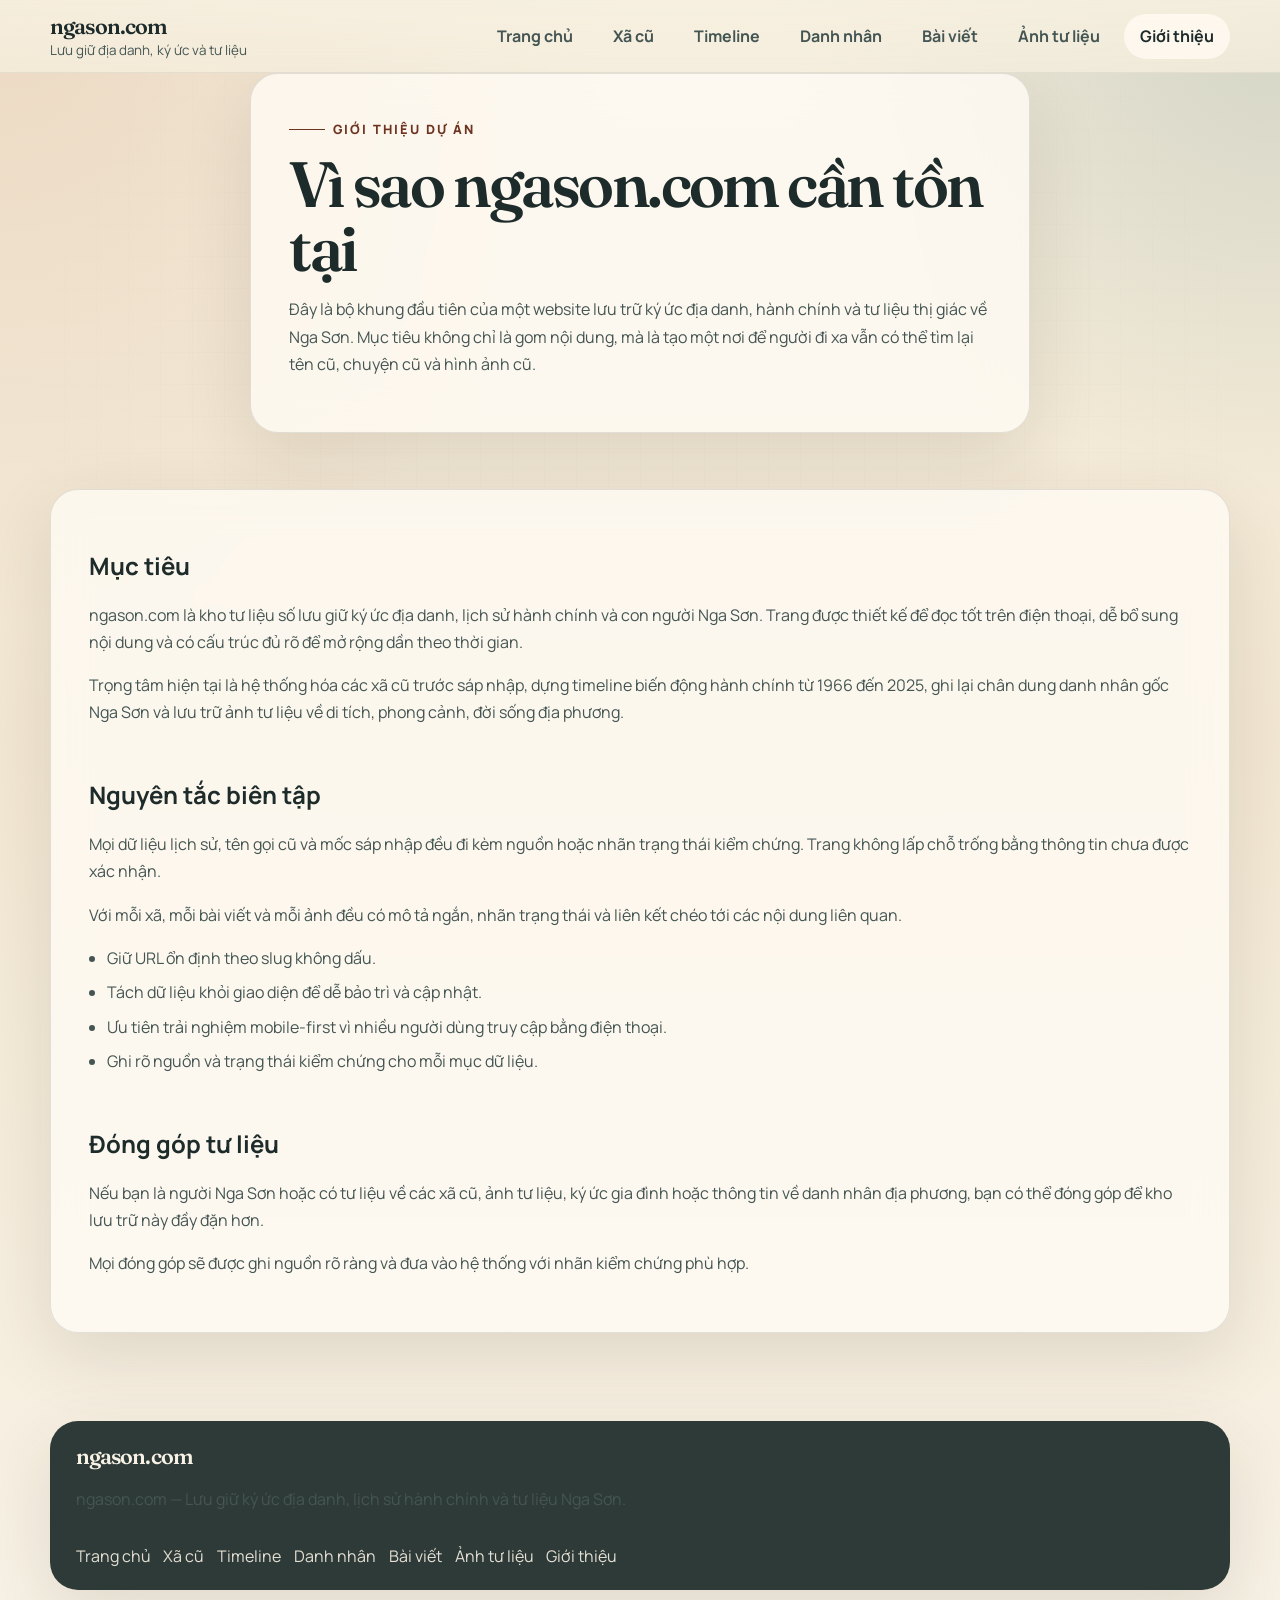
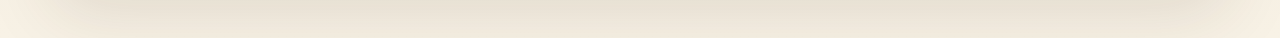
<file: pages/about.html>
<!DOCTYPE html>
<html lang="vi">
<head>
  <meta charset="UTF-8">
  <meta name="viewport" content="width=device-width, initial-scale=1.0">
  <meta name="description" content="Định hướng xây dựng kho tư liệu số cho ký ức địa danh Nga Sơn.">
  <title>Giới thiệu dự án | ngason.com</title>
  <link rel="preconnect" href="https://fonts.googleapis.com">
  <link rel="preconnect" href="https://fonts.gstatic.com" crossorigin>
  <link href="https://fonts.googleapis.com/css2?family=Fraunces:opsz,wght@9..144,400;9..144,500;9..144,700&family=Manrope:wght@400;500;600;700&display=swap" rel="stylesheet">
  <link rel="stylesheet" href="../assets/css/main.css">
  <link rel="stylesheet" href="../assets/css/pages.css">
  <script defer src="../assets/js/data.js"></script>
  <script defer src="../assets/js/renderers.js"></script>
  <script defer src="../assets/js/lightbox.js"></script>
  <script defer src="../assets/js/app.js"></script>
</head>
<body data-page="about">
  <div class="site-shell">
    <header class="site-header" data-site-header></header>
    <main>
      <section class="page-hero reveal">
        <div class="container narrow">
          <p class="eyebrow">Giới thiệu dự án</p>
          <h1>Vì sao ngason.com cần tồn tại</h1>
          <p class="section-intro">Đây là bộ khung đầu tiên của một website lưu trữ ký ức địa danh, hành chính và tư liệu thị giác về Nga Sơn. Mục tiêu không chỉ là gom nội dung, mà là tạo một nơi để người đi xa vẫn có thể tìm lại tên cũ, chuyện cũ và hình ảnh cũ.</p>
        </div>
      </section>
      <section class="section reveal">
        <div class="container prose-panel" data-about-content></div>
      </section>
    </main>
    <footer class="site-footer" data-site-footer></footer>
  </div>
</body>
</html>
</file>
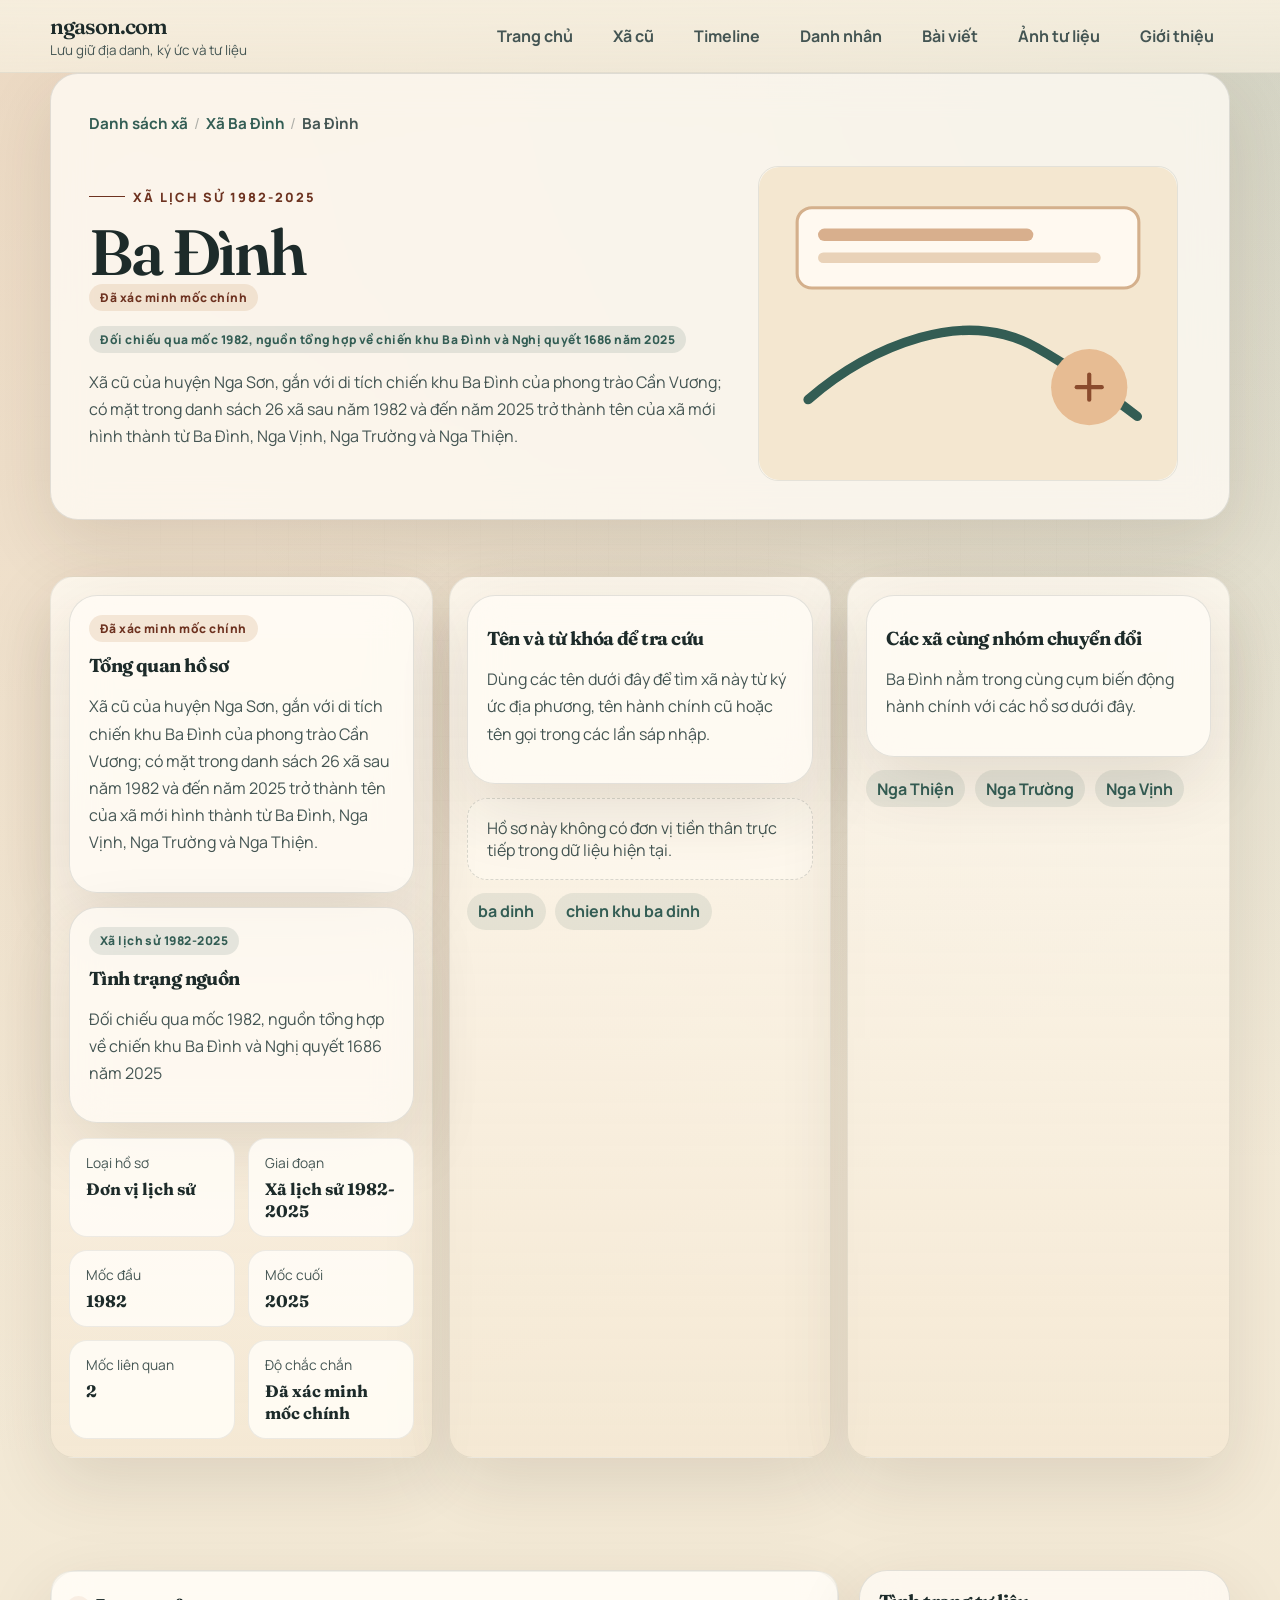
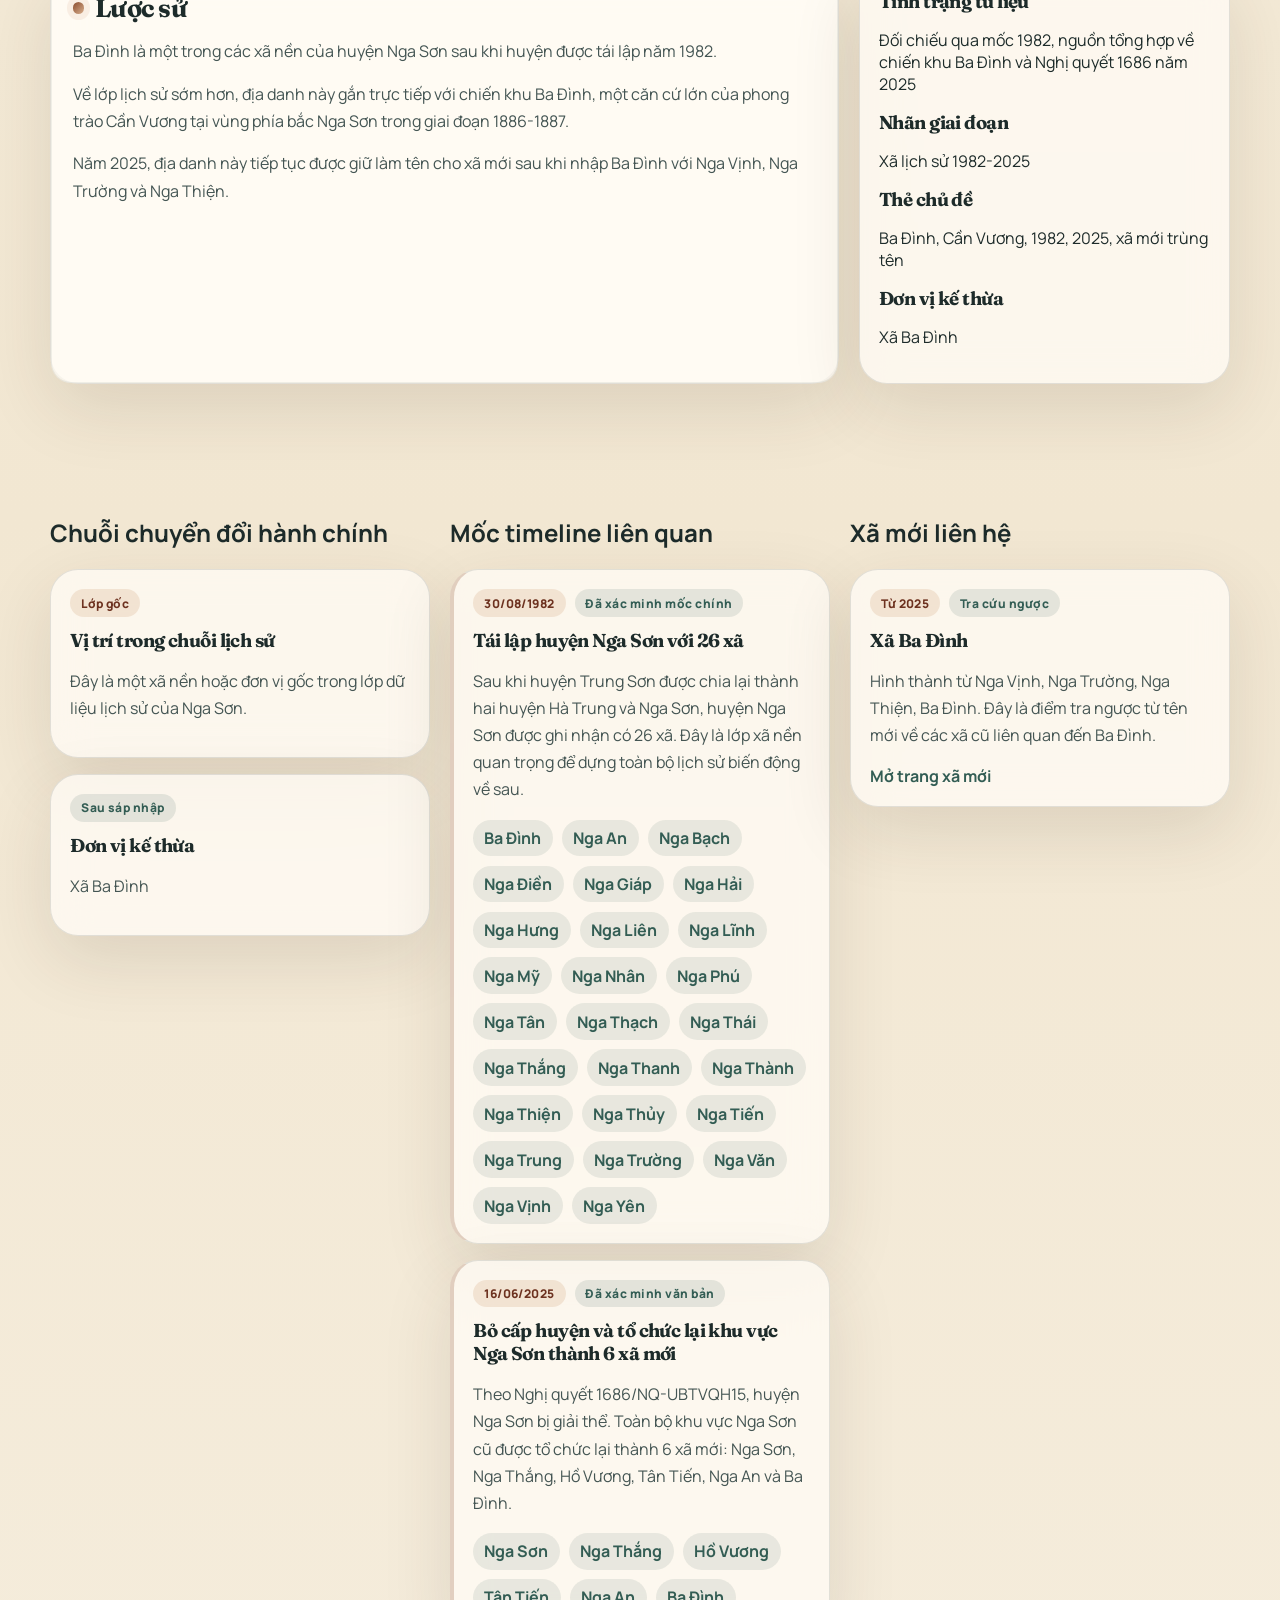
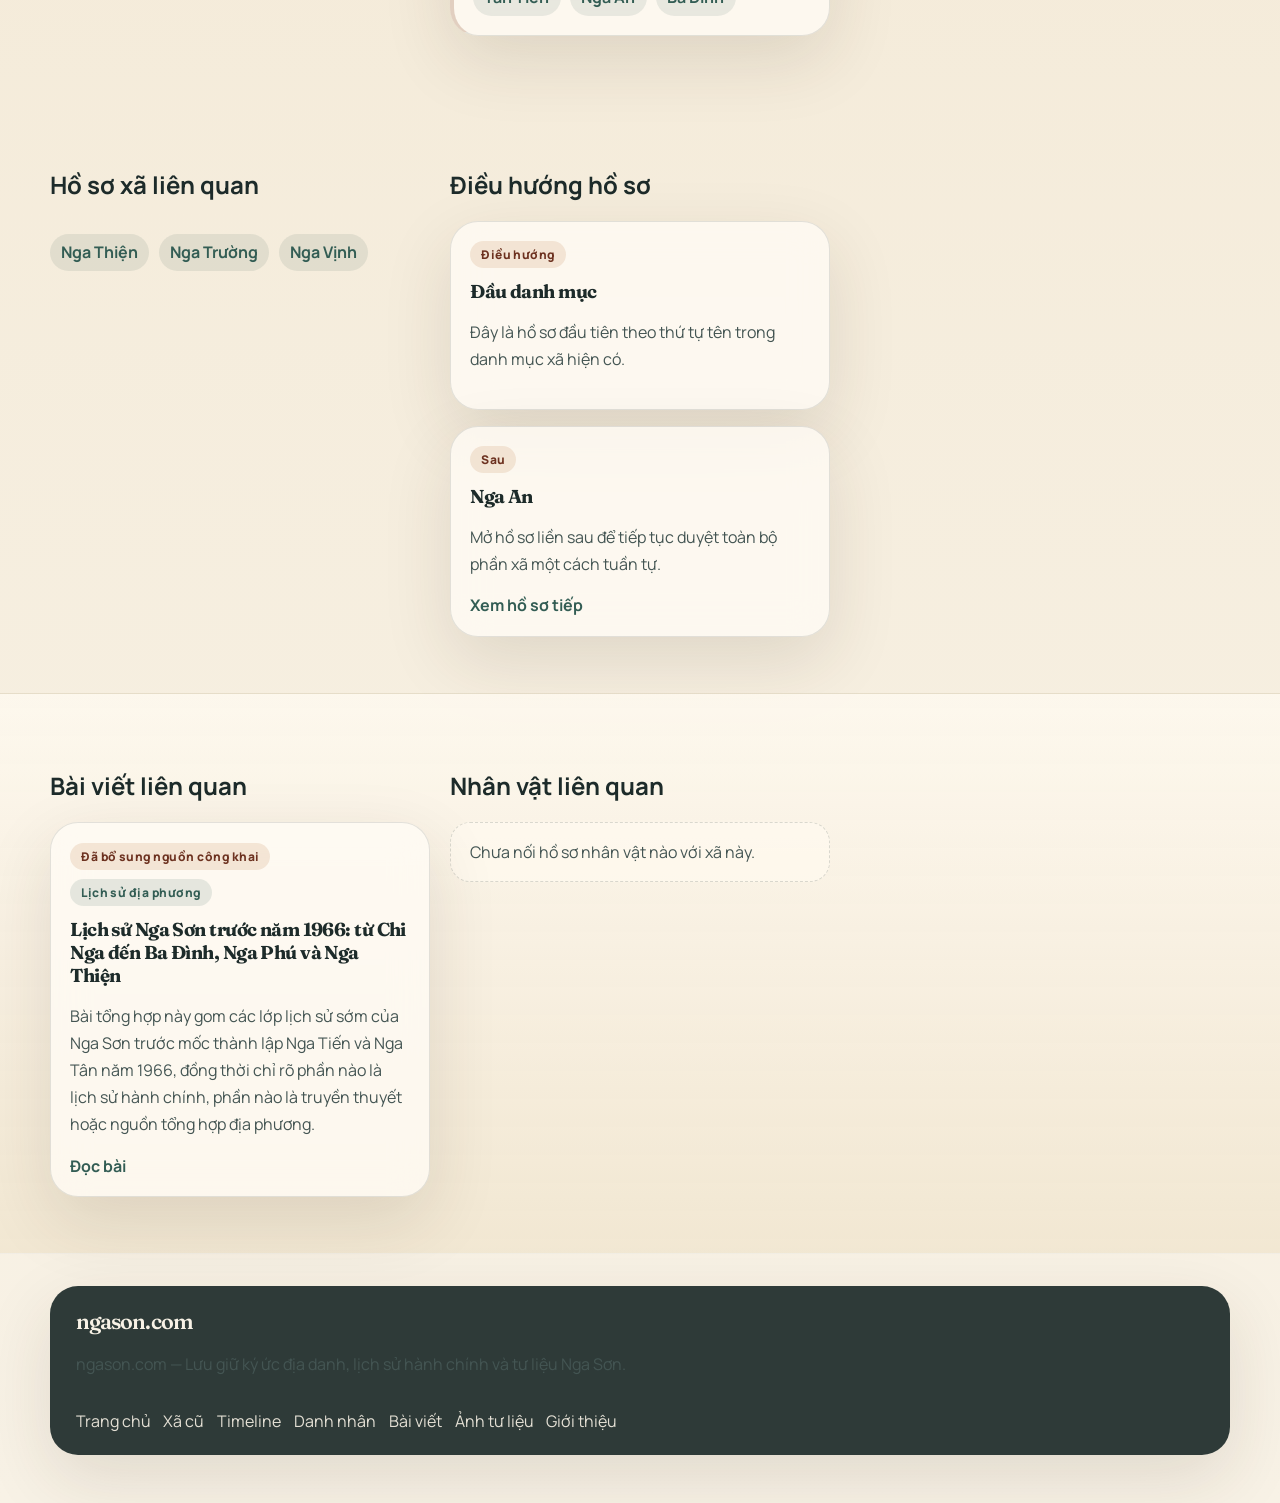
<file: pages/commune.html>
<!DOCTYPE html>
<html lang="vi">
<head>
  <meta charset="UTF-8">
  <meta name="viewport" content="width=device-width, initial-scale=1.0">
  <meta name="description" content="Hồ sơ chi tiết một xã cũ trong kho tư liệu Nga Sơn.">
  <title>Hồ sơ xã cũ | ngason.com</title>
  <link rel="preconnect" href="https://fonts.googleapis.com">
  <link rel="preconnect" href="https://fonts.gstatic.com" crossorigin>
  <link href="https://fonts.googleapis.com/css2?family=Fraunces:opsz,wght@9..144,400;9..144,500;9..144,700&family=Manrope:wght@400;500;600;700&display=swap" rel="stylesheet">
  <link rel="stylesheet" href="../assets/css/main.css">
  <link rel="stylesheet" href="../assets/css/pages.css">
  <script defer src="../assets/js/data.js"></script>
  <script defer src="../assets/js/renderers.js"></script>
  <script defer src="../assets/js/lightbox.js"></script>
  <script defer src="../assets/js/app.js"></script>
</head>
<body data-page="commune">
  <div class="site-shell">
    <header class="site-header" data-site-header></header>
    <main>
      <section class="page-hero reveal">
        <div class="container detail-hero">
          <div data-commune-breadcrumb></div>
          <div data-commune-hero></div>
        </div>
      </section>
      <section class="section reveal">
        <div class="container profile-mosaic">
          <div class="profile-panel" data-commune-profile-cards></div>
          <div class="profile-panel" data-commune-search-terms></div>
          <div class="profile-panel" data-commune-same-cluster></div>
        </div>
      </section>
      <section class="section reveal">
        <div class="container detail-layout">
          <article class="detail-body" data-commune-body></article>
          <aside class="detail-side" data-commune-aside></aside>
        </div>
      </section>
      <section class="section reveal">
        <div class="container related-grid">
          <div>
            <h2>Chuỗi chuyển đổi hành chính</h2>
            <div class="stack-list" data-commune-transition></div>
          </div>
          <div>
            <h2>Mốc timeline liên quan</h2>
            <div class="stack-list" data-commune-timeline></div>
          </div>
          <div>
            <h2>Xã mới liên hệ</h2>
            <div class="stack-list" data-commune-modern-links></div>
          </div>
        </div>
      </section>
      <section class="section reveal">
        <div class="container related-grid commune-deep-grid">
          <div>
            <h2>Hồ sơ xã liên quan</h2>
            <div class="stack-list" data-commune-related-links></div>
          </div>
          <div>
            <h2>Điều hướng hồ sơ</h2>
            <div class="stack-list" data-commune-navigation></div>
          </div>
        </div>
      </section>
      <section class="section section-soft reveal">
        <div class="container related-grid">
          <div>
            <h2>Bài viết liên quan</h2>
            <div class="stack-list" data-commune-posts></div>
          </div>
          <div>
            <h2>Nhân vật liên quan</h2>
            <div class="stack-list" data-commune-people></div>
          </div>
        </div>
      </section>
    </main>
    <footer class="site-footer" data-site-footer></footer>
  </div>
</body>
</html>
</file>
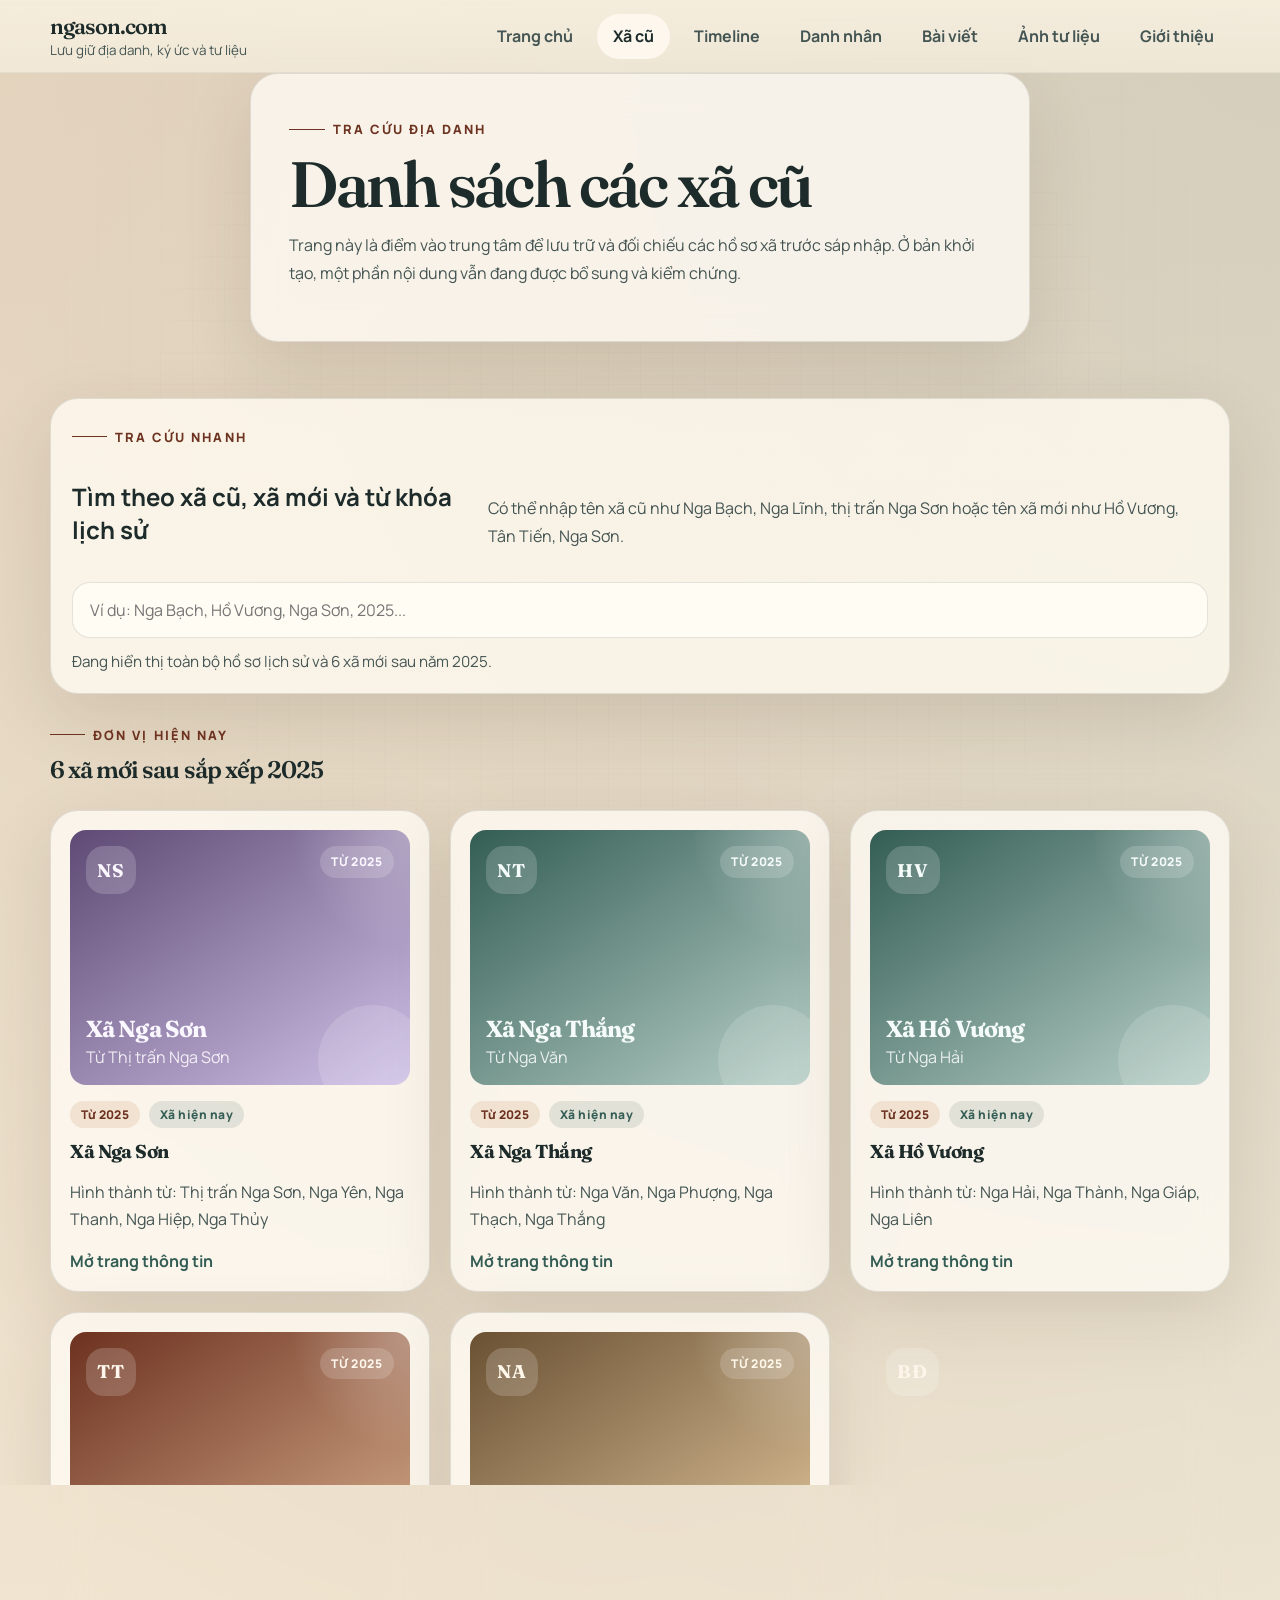
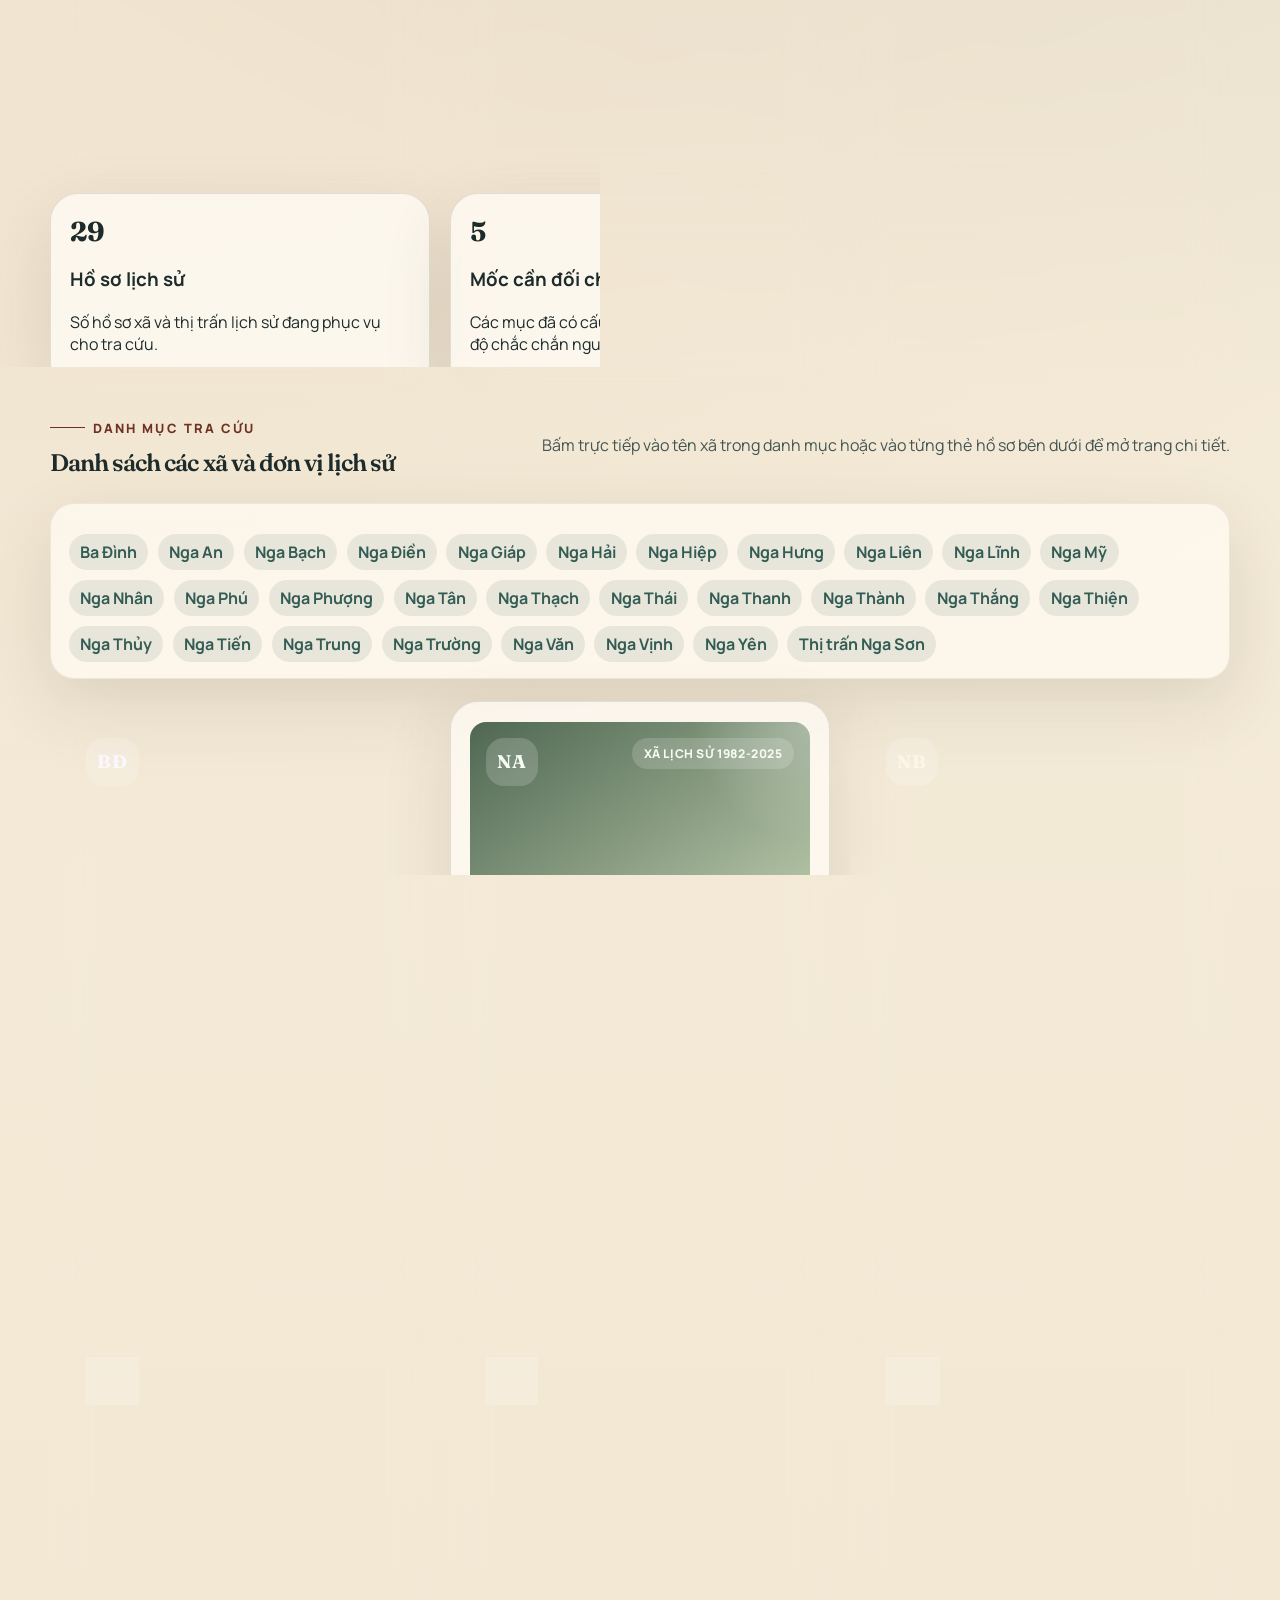
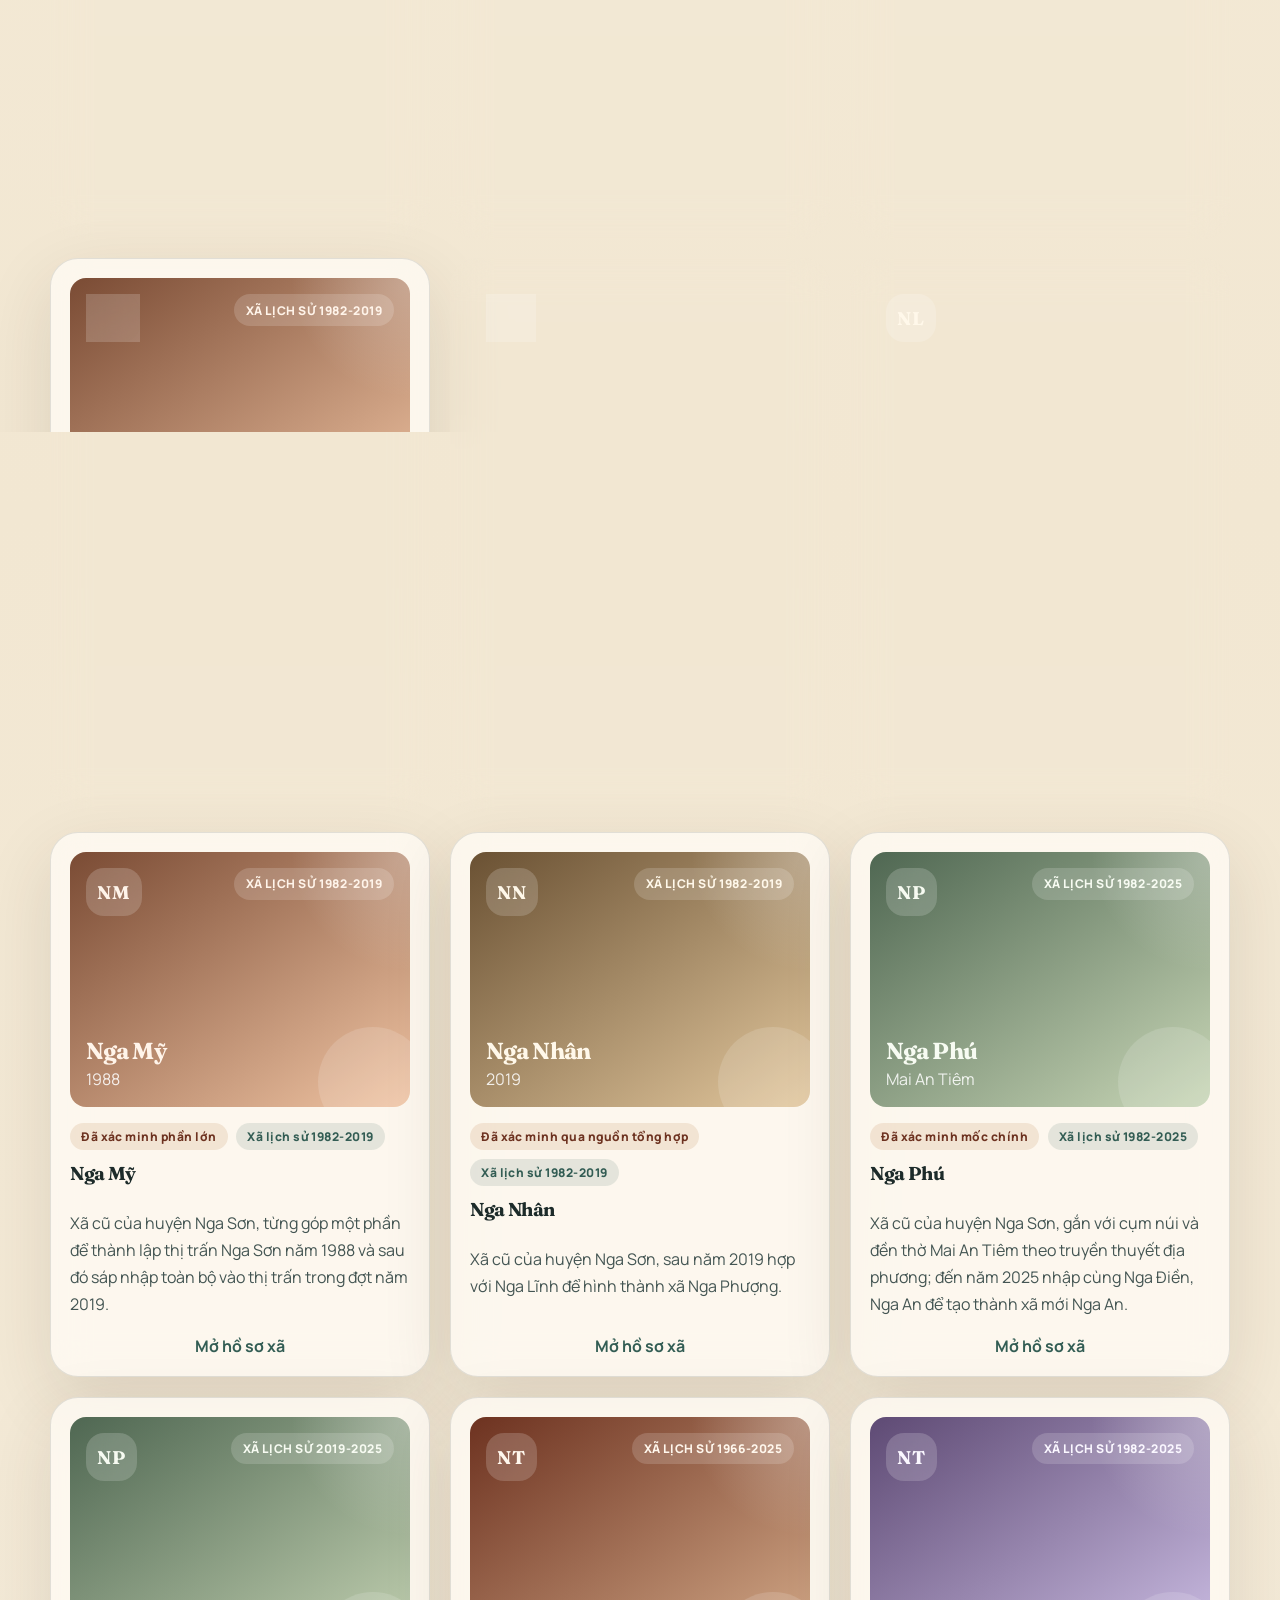
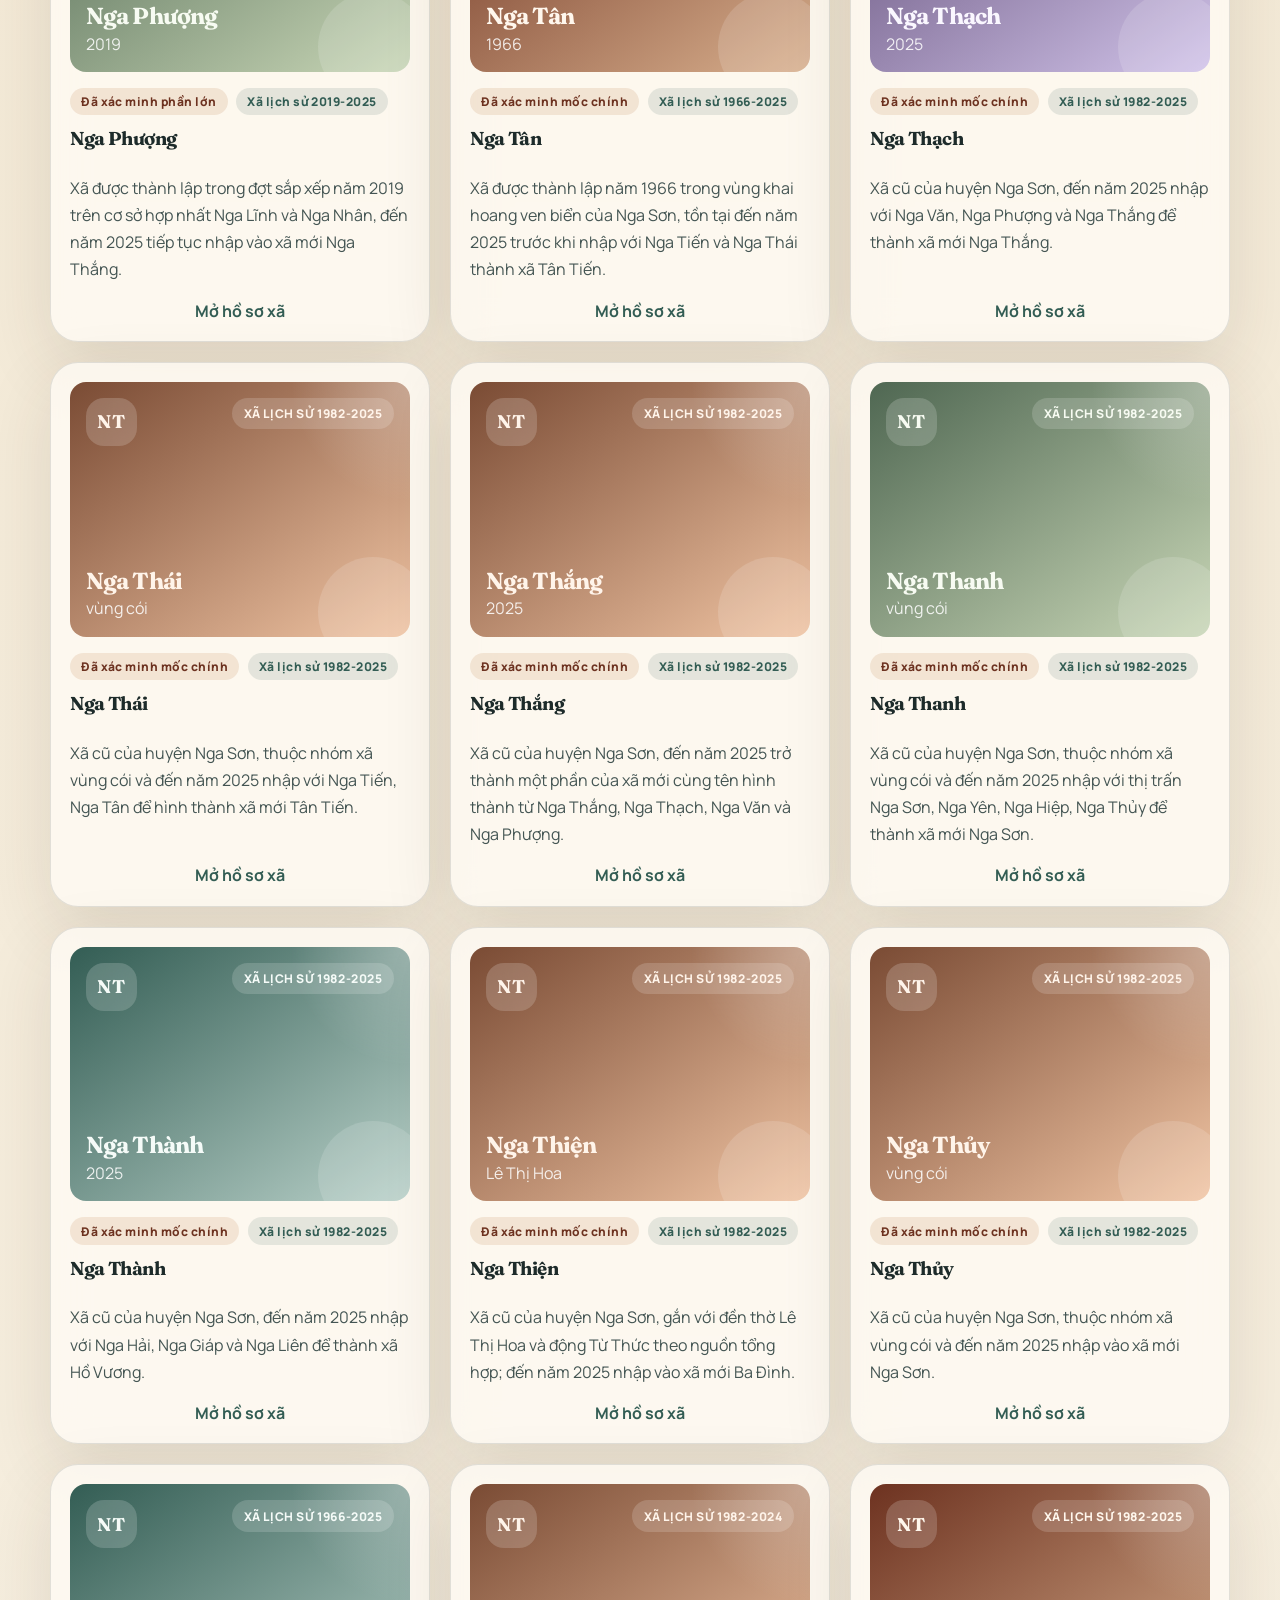
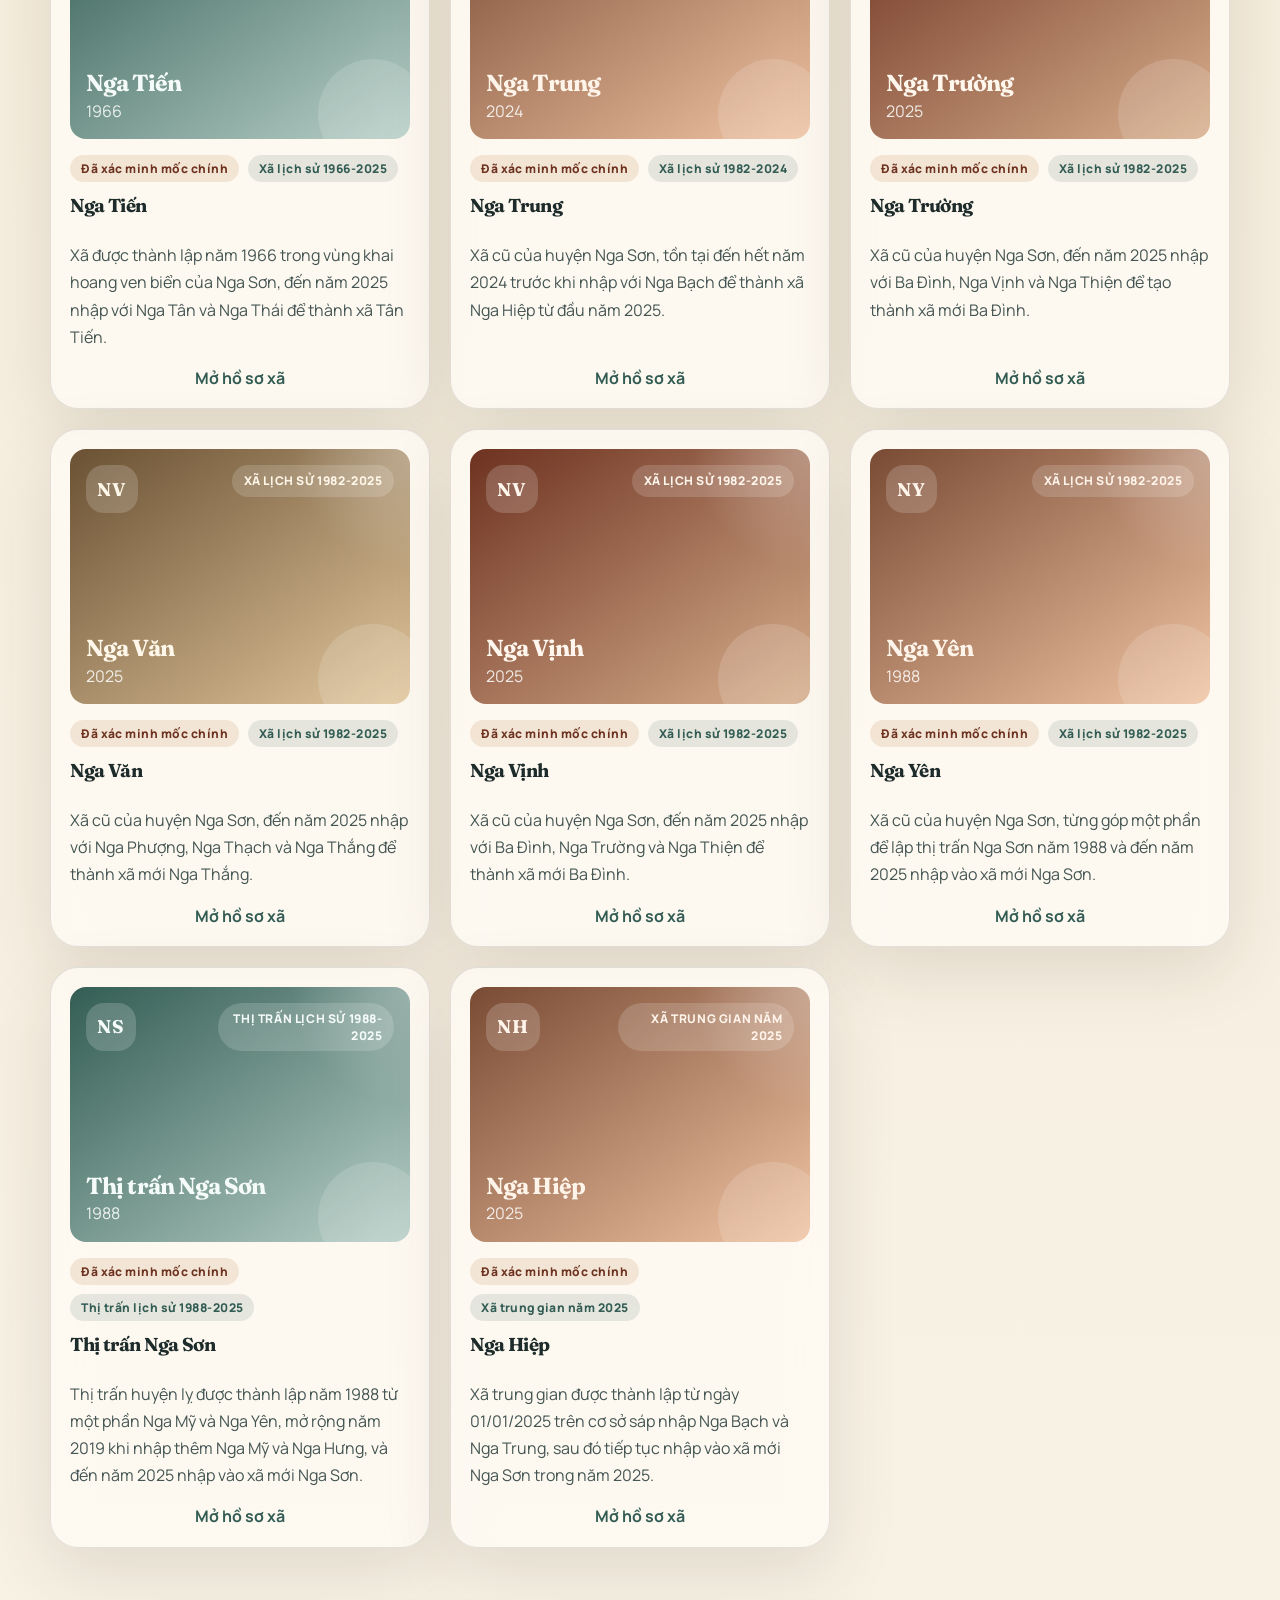
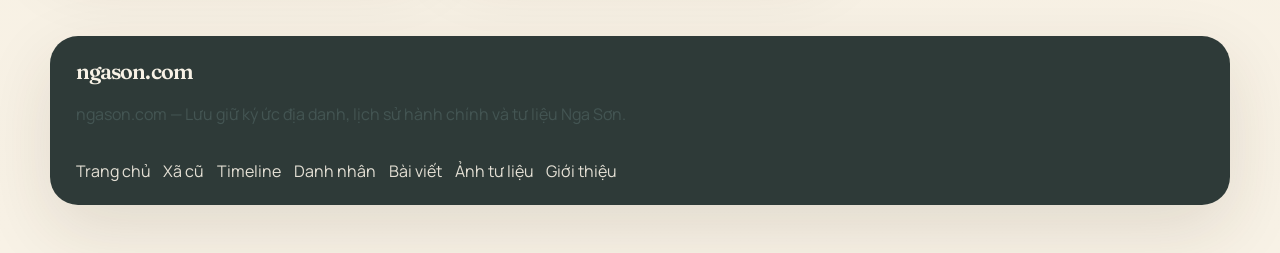
<file: pages/communes.html>
<!DOCTYPE html>
<html lang="vi">
<head>
  <meta charset="UTF-8">
  <meta name="viewport" content="width=device-width, initial-scale=1.0">
  <meta name="description" content="Danh sách các xã cũ trước sáp nhập trong kho tư liệu Nga Sơn.">
  <title>Danh sách xã cũ | ngason.com</title>
  <link rel="preconnect" href="https://fonts.googleapis.com">
  <link rel="preconnect" href="https://fonts.gstatic.com" crossorigin>
  <link href="https://fonts.googleapis.com/css2?family=Fraunces:opsz,wght@9..144,400;9..144,500;9..144,700&family=Manrope:wght@400;500;600;700&display=swap" rel="stylesheet">
  <link rel="stylesheet" href="../assets/css/main.css">
  <link rel="stylesheet" href="../assets/css/pages.css">
  <script defer src="../assets/js/data.js"></script>
  <script defer src="../assets/js/renderers.js"></script>
  <script defer src="../assets/js/lightbox.js"></script>
  <script defer src="../assets/js/app.js"></script>
</head>
<body data-page="communes">
  <div class="site-shell">
    <header class="site-header" data-site-header></header>
    <main>
      <section class="page-hero">
        <div class="container narrow">
          <p class="eyebrow">Tra cứu địa danh</p>
          <h1>Danh sách các xã cũ</h1>
          <p class="section-intro">Trang này là điểm vào trung tâm để lưu trữ và đối chiếu các hồ sơ xã trước sáp nhập. Ở bản khởi tạo, một phần nội dung vẫn đang được bổ sung và kiểm chứng.</p>
        </div>
      </section>
      <section class="section">
        <div class="container search-panel">
          <div class="search-head">
            <div>
              <p class="eyebrow">Tra cứu nhanh</p>
              <h2>Tìm theo xã cũ, xã mới và từ khóa lịch sử</h2>
            </div>
            <p class="section-intro">Có thể nhập tên xã cũ như Nga Bạch, Nga Lĩnh, thị trấn Nga Sơn hoặc tên xã mới như Hồ Vương, Tân Tiến, Nga Sơn.</p>
          </div>
          <div class="search-bar">
            <input type="search" placeholder="Ví dụ: Nga Bạch, Hồ Vương, Nga Sơn, 2025..." data-commune-search-input>
          </div>
          <div class="search-meta" data-commune-search-meta></div>
        </div>
        <div class="container section-head compact-head">
          <div>
            <p class="eyebrow">Đơn vị hiện nay</p>
            <h2>6 xã mới sau sắp xếp 2025</h2>
          </div>
        </div>
        <div class="container card-grid" data-modern-communes-list></div>
        <div class="container stat-row" data-commune-stats></div>
        <div class="container section-head compact-head">
          <div>
            <p class="eyebrow">Danh mục tra cứu</p>
            <h2>Danh sách các xã và đơn vị lịch sử</h2>
          </div>
          <p class="section-intro">Bấm trực tiếp vào tên xã trong danh mục hoặc vào từng thẻ hồ sơ bên dưới để mở trang chi tiết.</p>
        </div>
        <div class="container directory-panel" data-commune-directory></div>
        <div class="container card-grid" data-communes-list></div>
        <div class="container stack-list" data-commune-search-timeline></div>
      </section>
    </main>
    <footer class="site-footer" data-site-footer></footer>
  </div>
</body>
</html>
</file>
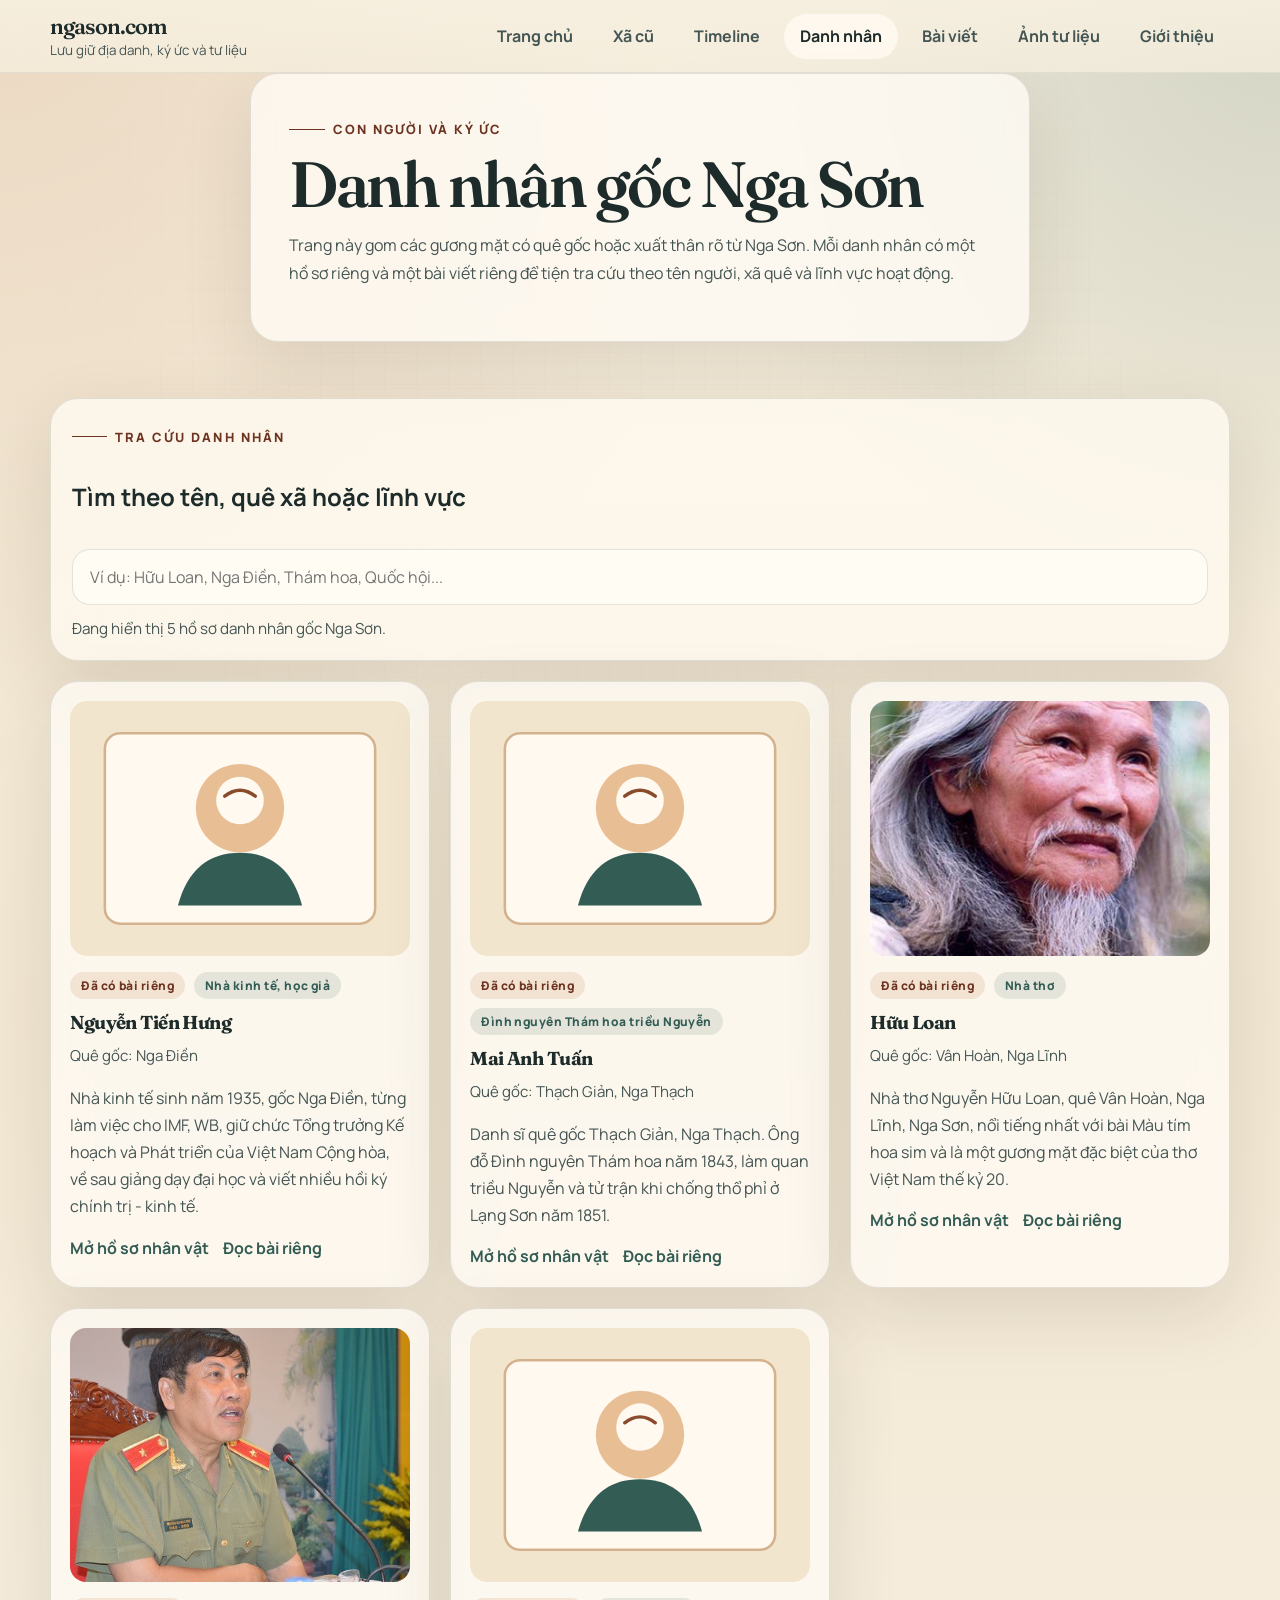
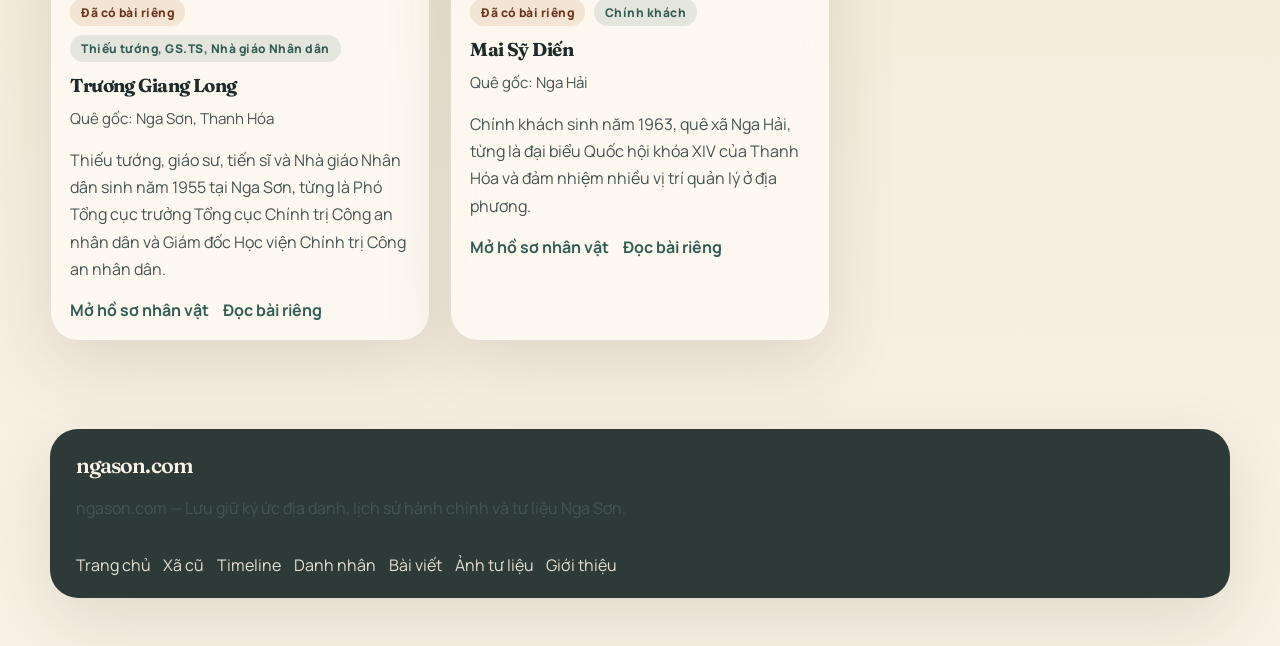
<file: pages/people.html>
<!DOCTYPE html>
<html lang="vi">
<head>
  <meta charset="UTF-8">
  <meta name="viewport" content="width=device-width, initial-scale=1.0">
  <meta name="description" content="Danh sách danh nhân gốc Nga Sơn và bài viết riêng cho từng người trong kho tư liệu số.">
  <title>Danh nhân | ngason.com</title>
  <link rel="preconnect" href="https://fonts.googleapis.com">
  <link rel="preconnect" href="https://fonts.gstatic.com" crossorigin>
  <link href="https://fonts.googleapis.com/css2?family=Fraunces:opsz,wght@9..144,400;9..144,500;9..144,700&family=Manrope:wght@400;500;600;700&display=swap" rel="stylesheet">
  <link rel="stylesheet" href="../assets/css/main.css">
  <link rel="stylesheet" href="../assets/css/pages.css">
  <script defer src="../assets/js/data.js"></script>
  <script defer src="../assets/js/renderers.js"></script>
  <script defer src="../assets/js/lightbox.js"></script>
  <script defer src="../assets/js/app.js"></script>
</head>
<body data-page="people">
  <div class="site-shell">
    <header class="site-header" data-site-header></header>
    <main>
      <section class="page-hero reveal">
        <div class="container narrow">
          <p class="eyebrow">Con người và ký ức</p>
          <h1>Danh nhân gốc Nga Sơn</h1>
          <p class="section-intro">Trang này gom các gương mặt có quê gốc hoặc xuất thân rõ từ Nga Sơn. Mỗi danh nhân có một hồ sơ riêng và một bài viết riêng để tiện tra cứu theo tên người, xã quê và lĩnh vực hoạt động.</p>
        </div>
      </section>
      <section class="section reveal">
        <div class="container search-panel compact-panel">
          <div class="search-head">
            <div>
              <p class="eyebrow">Tra cứu danh nhân</p>
              <h2>Tìm theo tên, quê xã hoặc lĩnh vực</h2>
            </div>
          </div>
          <div class="search-bar">
            <input type="search" placeholder="Ví dụ: Hữu Loan, Nga Điền, Thám hoa, Quốc hội..." data-people-search-input>
          </div>
          <div class="search-meta" data-people-search-meta></div>
        </div>
        <div class="container card-grid" data-people-list></div>
      </section>
    </main>
    <footer class="site-footer" data-site-footer></footer>
  </div>
</body>
</html>
</file>
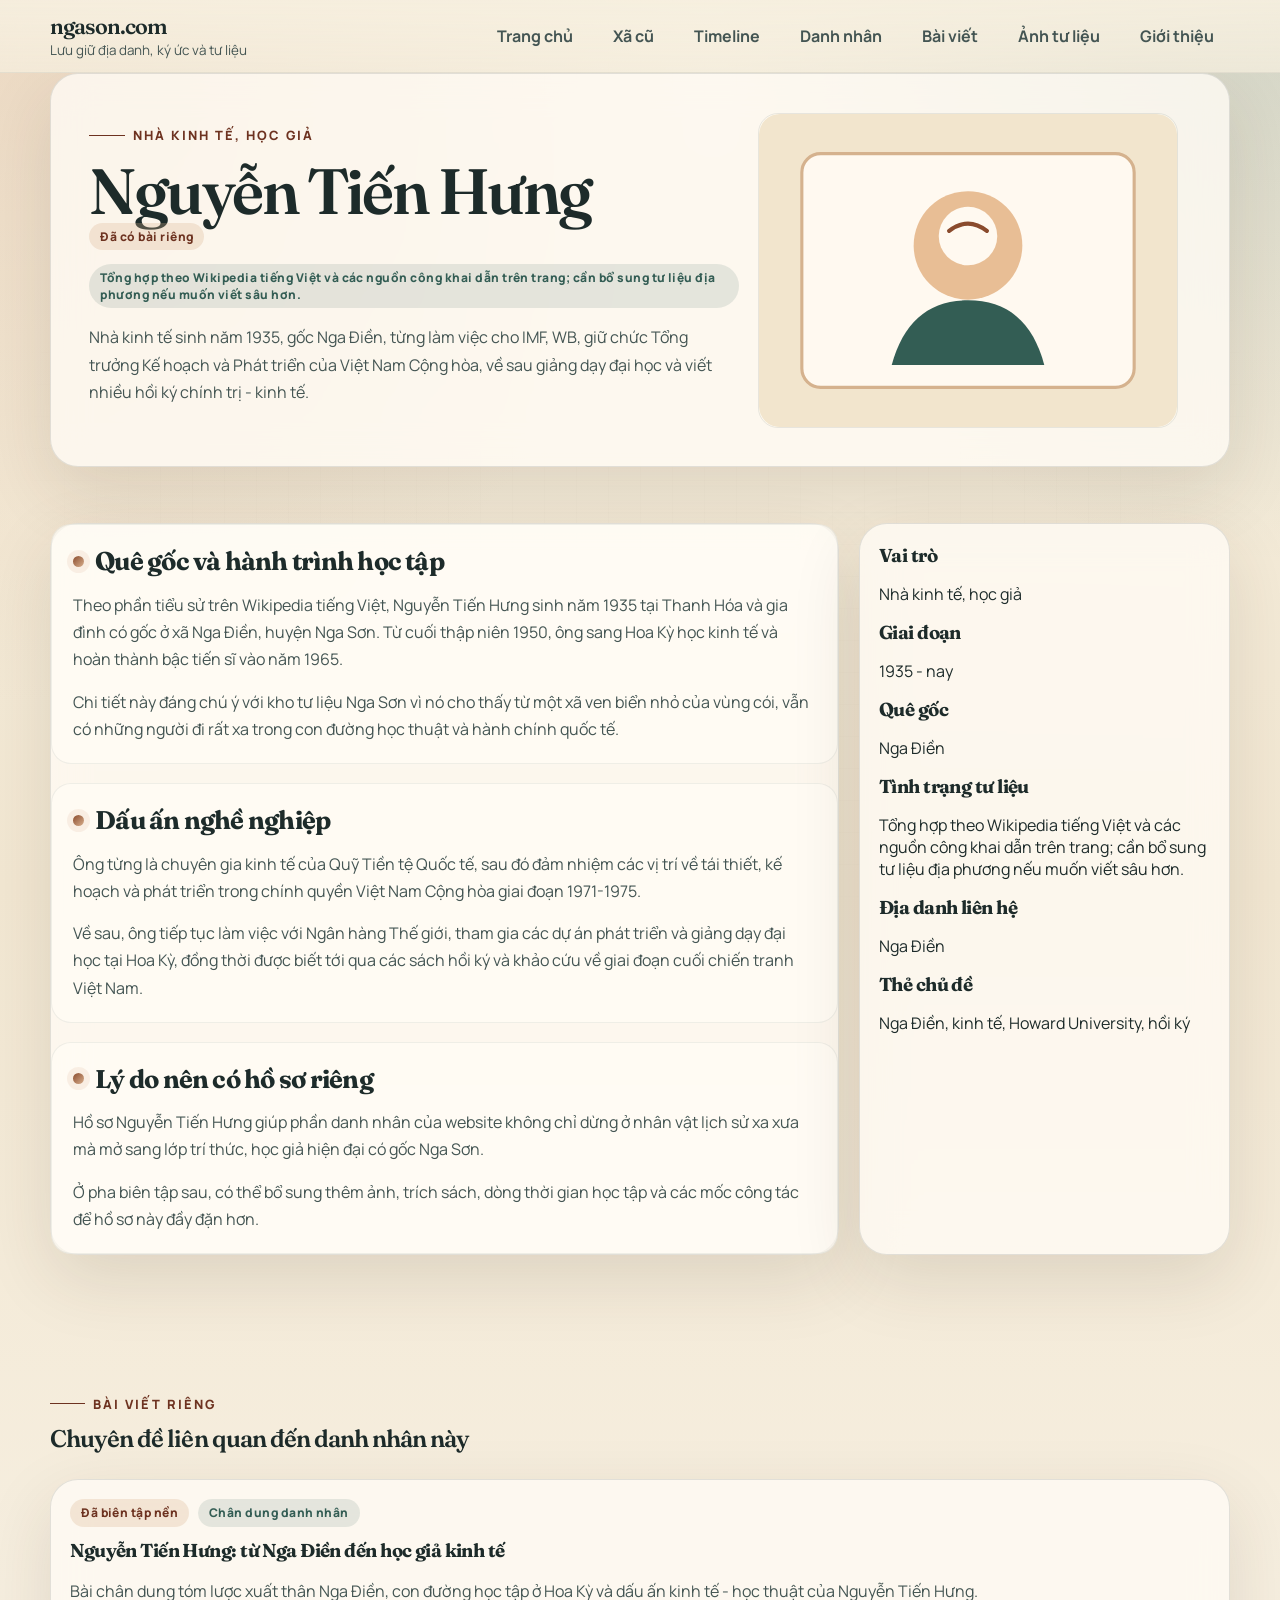
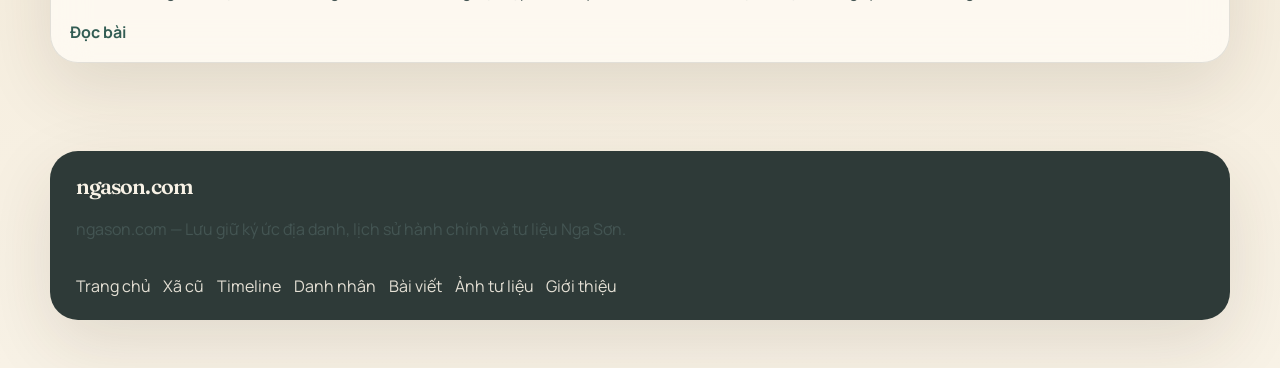
<file: pages/person.html>
<!DOCTYPE html>
<html lang="vi">
<head>
  <meta charset="UTF-8">
  <meta name="viewport" content="width=device-width, initial-scale=1.0">
  <meta name="description" content="Hồ sơ chi tiết một danh nhân hoặc nhân vật trong kho tư liệu Nga Sơn.">
  <title>Hồ sơ nhân vật | ngason.com</title>
  <link rel="preconnect" href="https://fonts.googleapis.com">
  <link rel="preconnect" href="https://fonts.gstatic.com" crossorigin>
  <link href="https://fonts.googleapis.com/css2?family=Fraunces:opsz,wght@9..144,400;9..144,500;9..144,700&family=Manrope:wght@400;500;600;700&display=swap" rel="stylesheet">
  <link rel="stylesheet" href="../assets/css/main.css">
  <link rel="stylesheet" href="../assets/css/pages.css">
  <script defer src="../assets/js/data.js"></script>
  <script defer src="../assets/js/renderers.js"></script>
  <script defer src="../assets/js/lightbox.js"></script>
  <script defer src="../assets/js/app.js"></script>
</head>
<body data-page="person">
  <div class="site-shell">
    <header class="site-header" data-site-header></header>
    <main>
      <section class="page-hero reveal">
        <div class="container detail-hero" data-person-hero></div>
      </section>
      <section class="section reveal">
        <div class="container detail-layout">
          <article class="detail-body" data-person-body></article>
          <aside class="detail-side" data-person-aside></aside>
        </div>
      </section>
      <section class="section reveal">
        <div class="container section-head compact-head">
          <div>
            <p class="eyebrow">Bài viết riêng</p>
            <h2>Chuyên đề liên quan đến danh nhân này</h2>
          </div>
        </div>
        <div class="container stack-list" data-person-posts></div>
      </section>
    </main>
    <footer class="site-footer" data-site-footer></footer>
  </div>
</body>
</html>
</file>
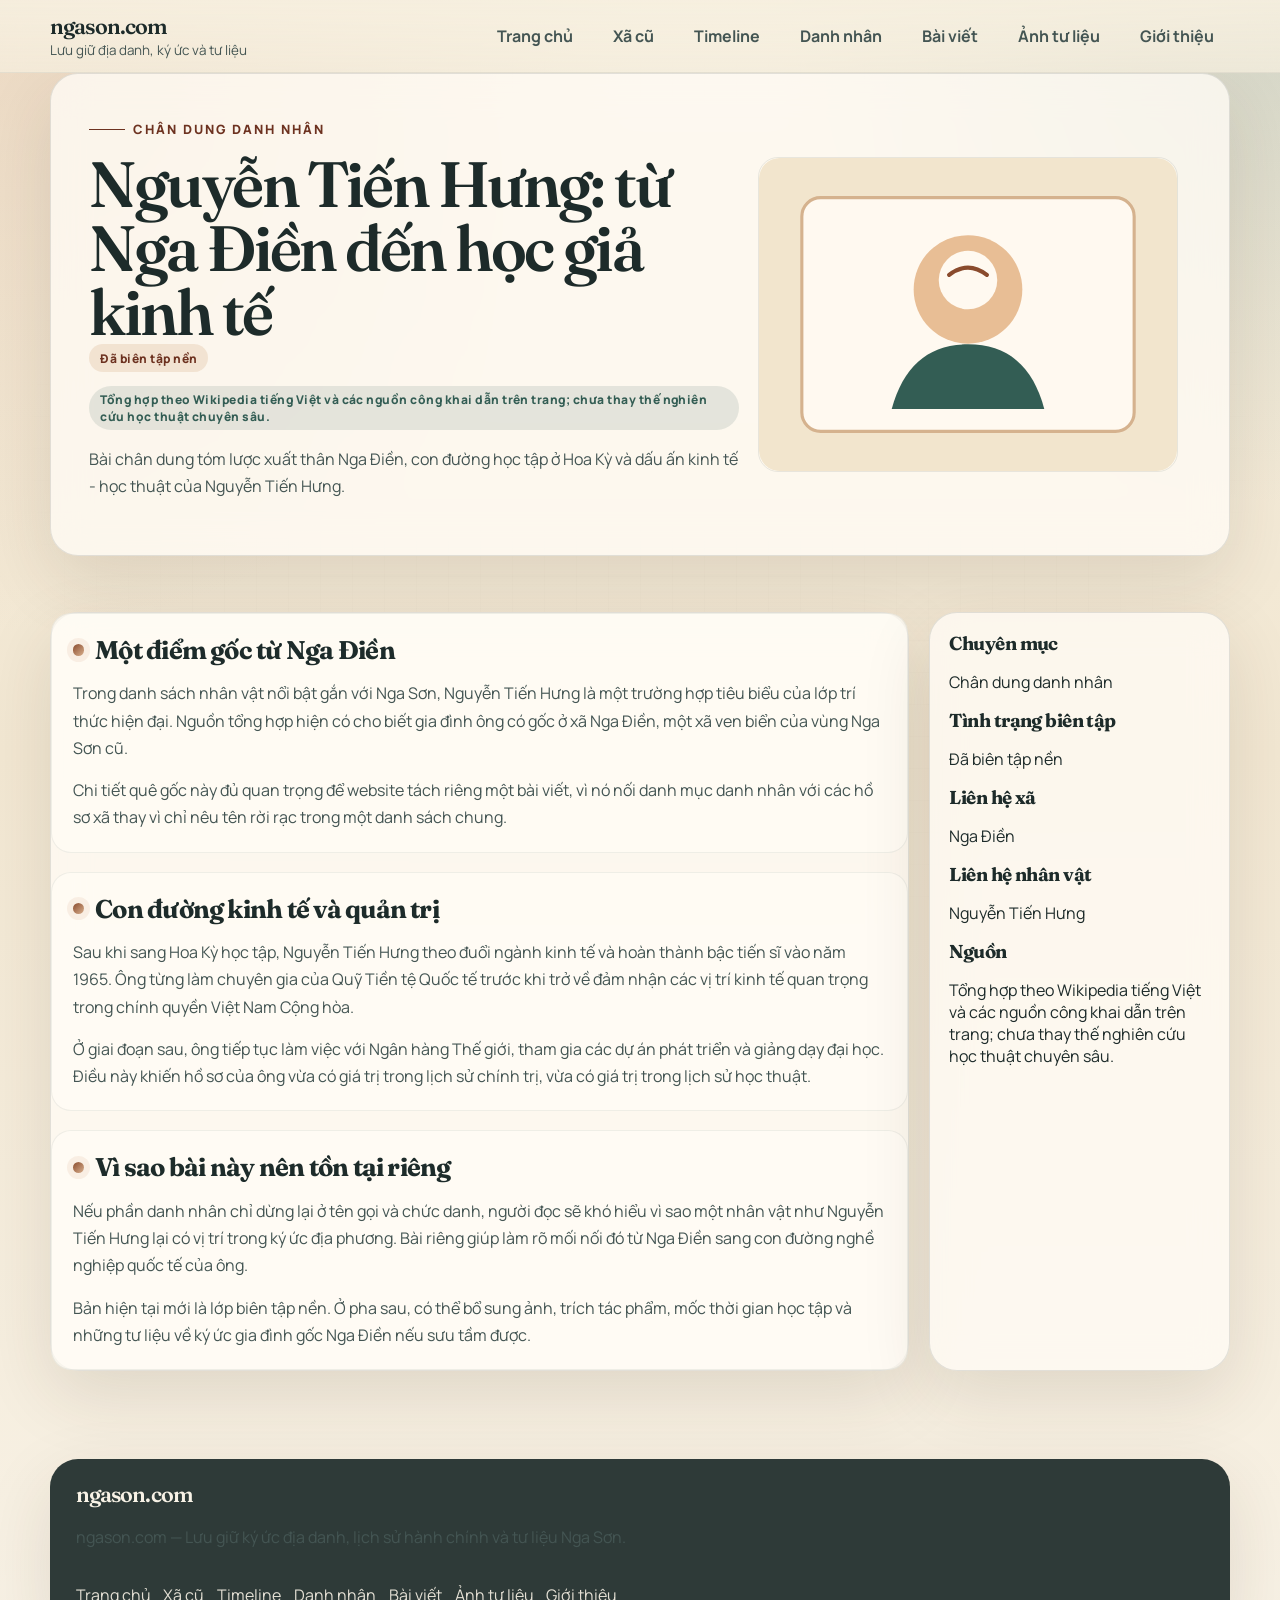
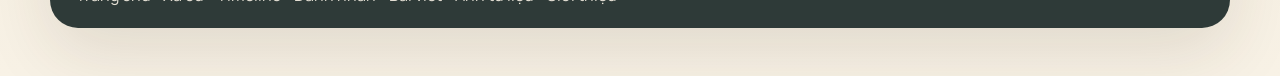
<file: pages/post.html>
<!DOCTYPE html>
<html lang="vi">
<head>
  <meta charset="UTF-8">
  <meta name="viewport" content="width=device-width, initial-scale=1.0">
  <meta name="description" content="Bài viết chi tiết trong kho tư liệu Nga Sơn.">
  <title>Bài viết | ngason.com</title>
  <link rel="preconnect" href="https://fonts.googleapis.com">
  <link rel="preconnect" href="https://fonts.gstatic.com" crossorigin>
  <link href="https://fonts.googleapis.com/css2?family=Fraunces:opsz,wght@9..144,400;9..144,500;9..144,700&family=Manrope:wght@400;500;600;700&display=swap" rel="stylesheet">
  <link rel="stylesheet" href="../assets/css/main.css">
  <link rel="stylesheet" href="../assets/css/pages.css">
  <script defer src="../assets/js/data.js"></script>
  <script defer src="../assets/js/renderers.js"></script>
  <script defer src="../assets/js/lightbox.js"></script>
  <script defer src="../assets/js/app.js"></script>
</head>
<body data-page="post">
  <div class="site-shell">
    <header class="site-header" data-site-header></header>
    <main>
      <section class="page-hero reveal">
        <div class="container detail-hero" data-post-hero></div>
      </section>
      <section class="section reveal">
        <div class="container detail-layout detail-layout-wide">
          <article class="detail-body" data-post-body></article>
          <aside class="detail-side" data-post-aside></aside>
        </div>
      </section>
    </main>
    <footer class="site-footer" data-site-footer></footer>
  </div>
</body>
</html>
</file>
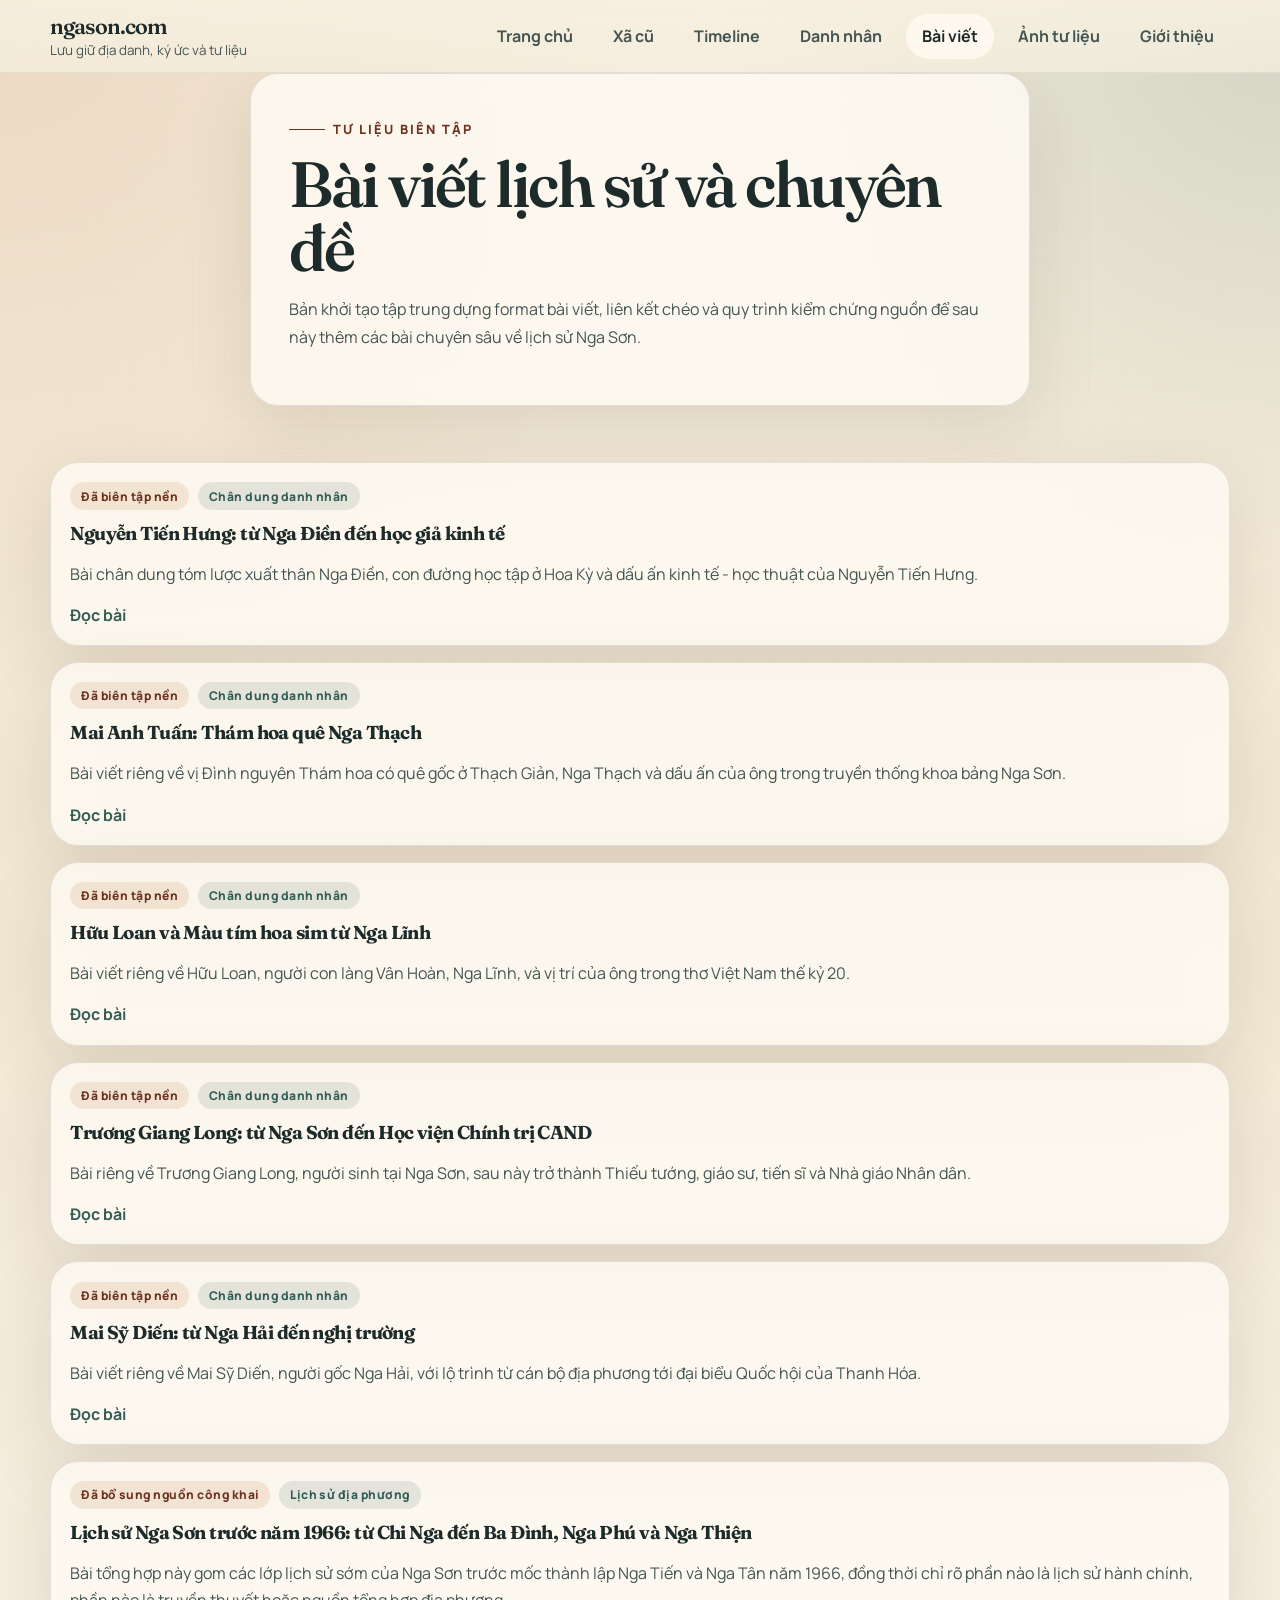
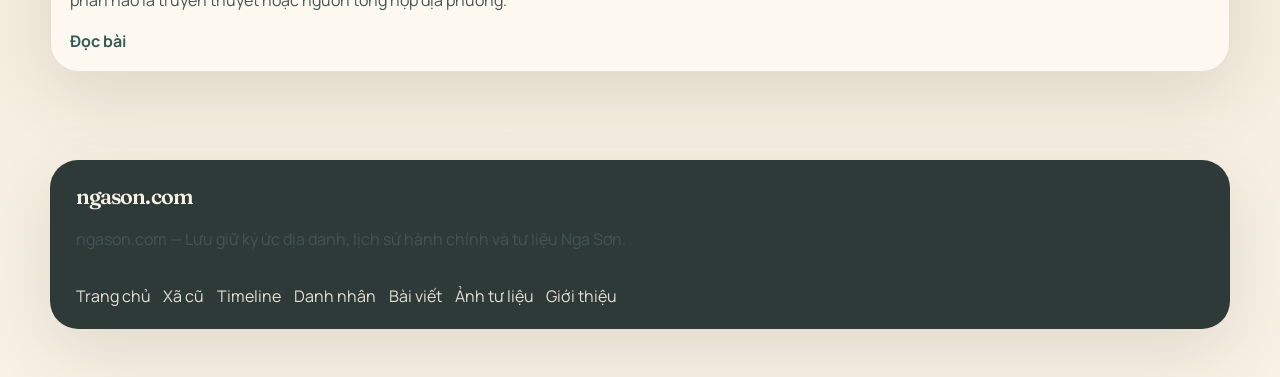
<file: pages/posts.html>
<!DOCTYPE html>
<html lang="vi">
<head>
  <meta charset="UTF-8">
  <meta name="viewport" content="width=device-width, initial-scale=1.0">
  <meta name="description" content="Danh sách bài viết lịch sử và tư liệu trên ngason.com.">
  <title>Bài viết lịch sử | ngason.com</title>
  <link rel="preconnect" href="https://fonts.googleapis.com">
  <link rel="preconnect" href="https://fonts.gstatic.com" crossorigin>
  <link href="https://fonts.googleapis.com/css2?family=Fraunces:opsz,wght@9..144,400;9..144,500;9..144,700&family=Manrope:wght@400;500;600;700&display=swap" rel="stylesheet">
  <link rel="stylesheet" href="../assets/css/main.css">
  <link rel="stylesheet" href="../assets/css/pages.css">
  <script defer src="../assets/js/data.js"></script>
  <script defer src="../assets/js/renderers.js"></script>
  <script defer src="../assets/js/lightbox.js"></script>
  <script defer src="../assets/js/app.js"></script>
</head>
<body data-page="posts">
  <div class="site-shell">
    <header class="site-header" data-site-header></header>
    <main>
      <section class="page-hero reveal">
        <div class="container narrow">
          <p class="eyebrow">Tư liệu biên tập</p>
          <h1>Bài viết lịch sử và chuyên đề</h1>
          <p class="section-intro">Bản khởi tạo tập trung dựng format bài viết, liên kết chéo và quy trình kiểm chứng nguồn để sau này thêm các bài chuyên sâu về lịch sử Nga Sơn.</p>
        </div>
      </section>
      <section class="section reveal">
        <div class="container stack-list" data-posts-list></div>
      </section>
    </main>
    <footer class="site-footer" data-site-footer></footer>
  </div>
</body>
</html>
</file>
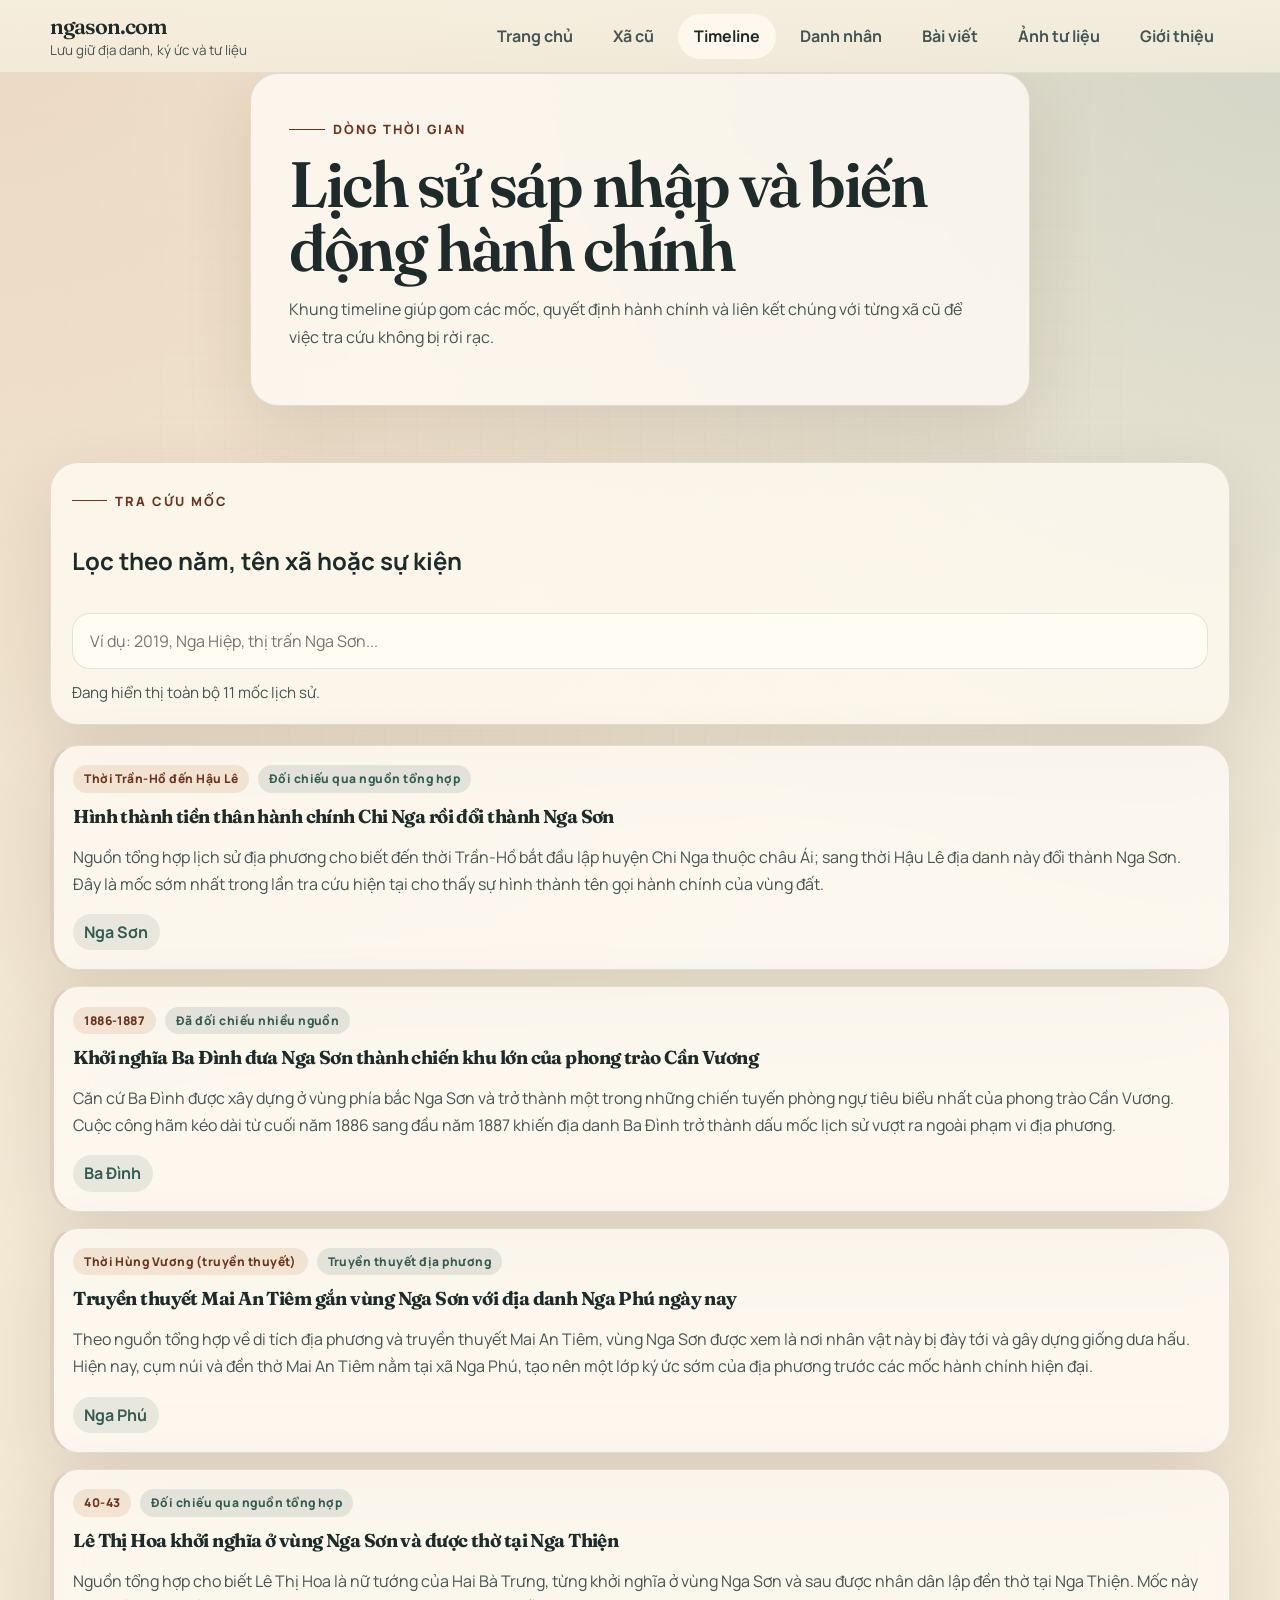
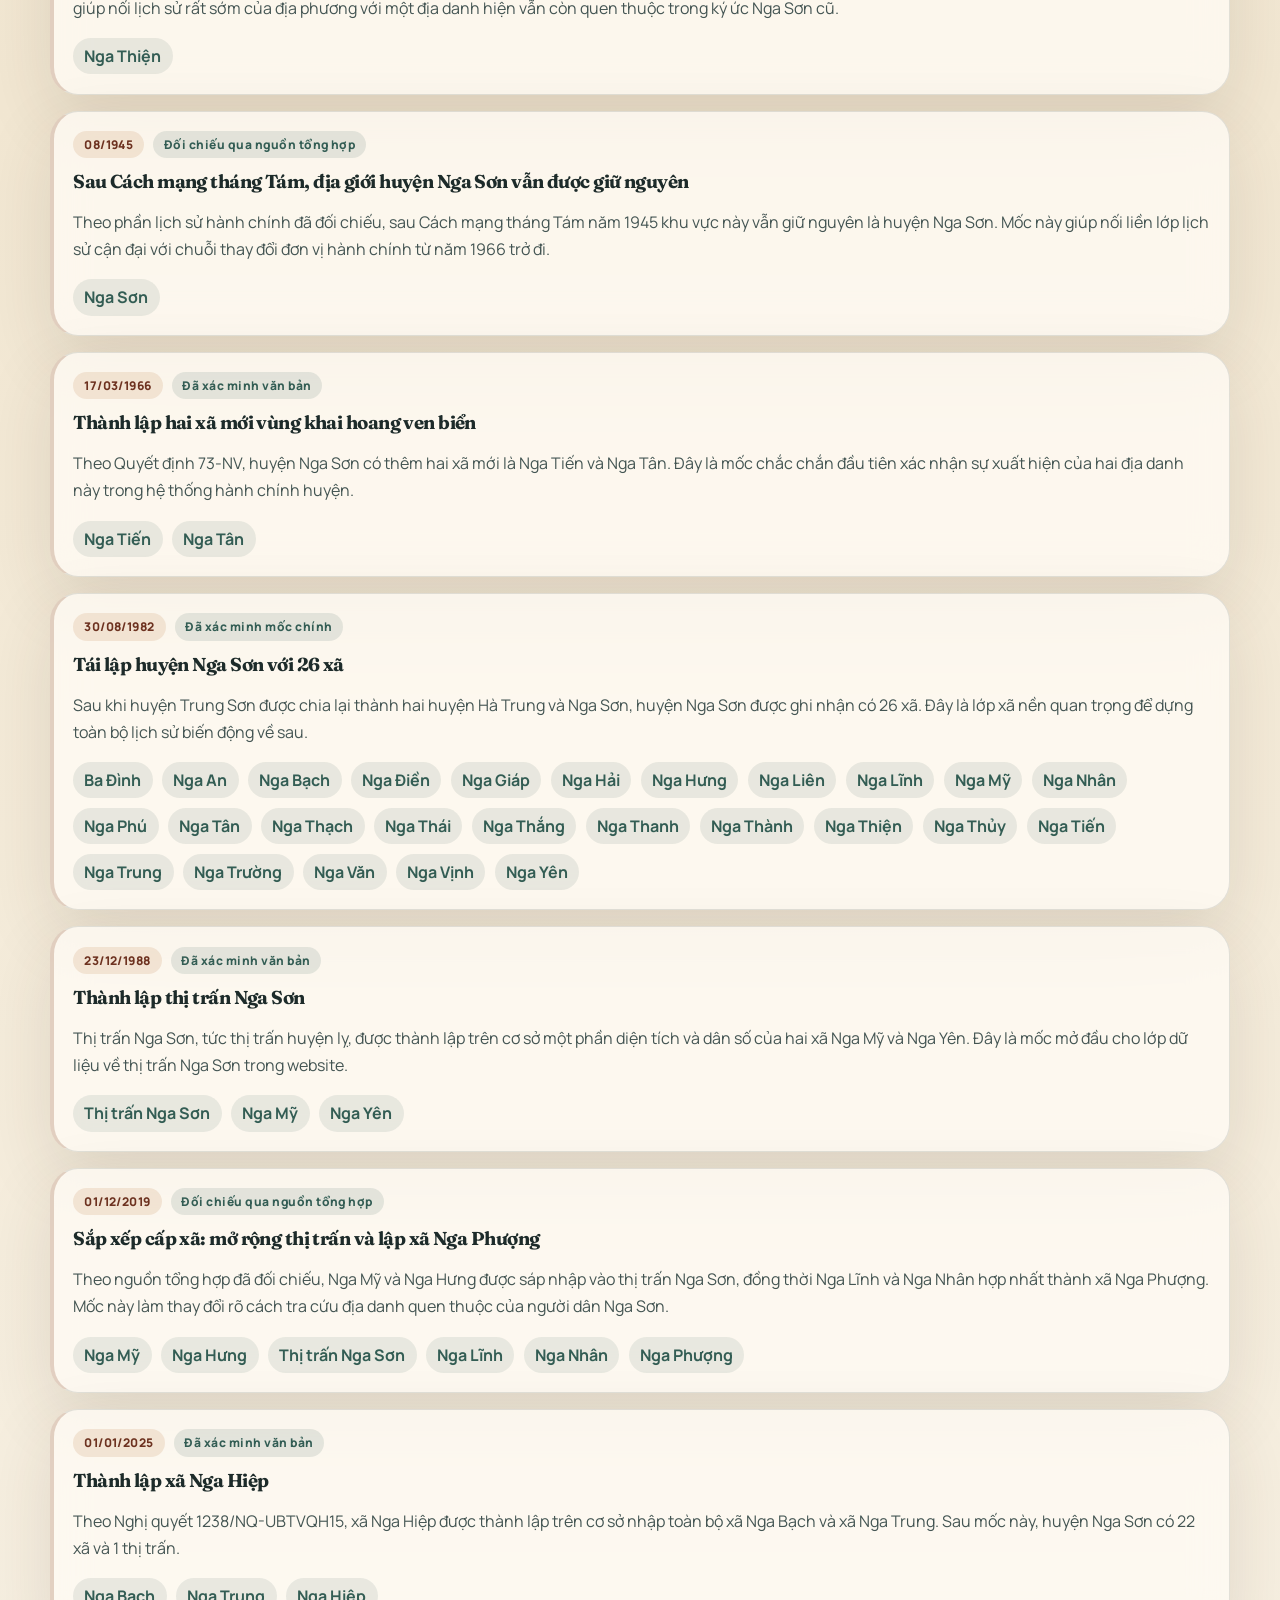
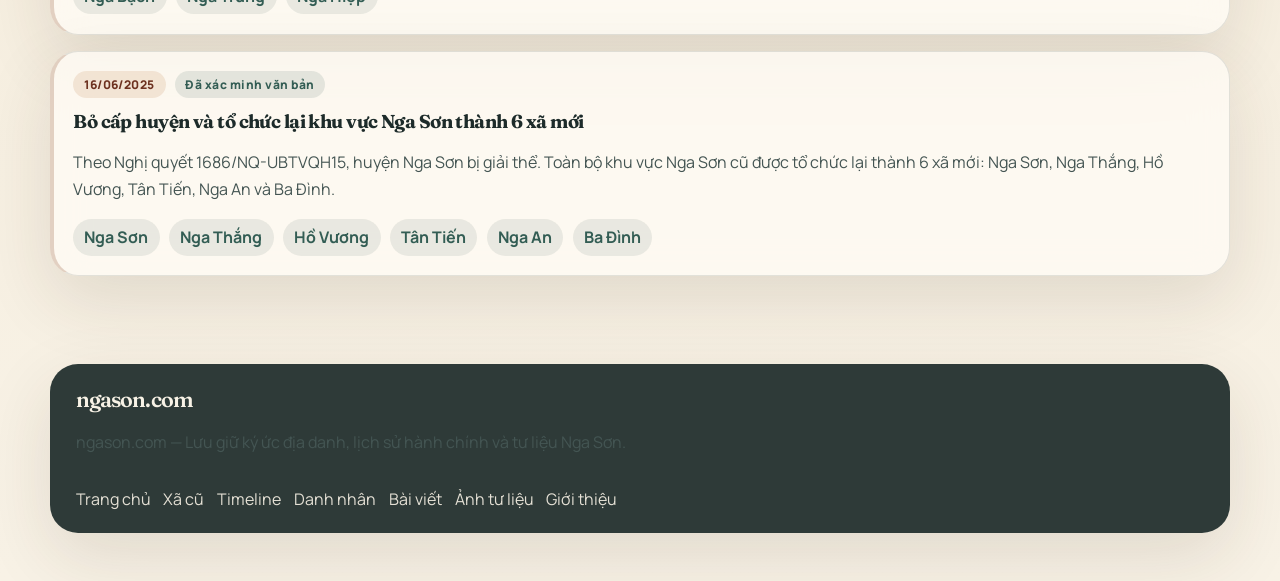
<file: pages/timeline.html>
<!DOCTYPE html>
<html lang="vi">
<head>
  <meta charset="UTF-8">
  <meta name="viewport" content="width=device-width, initial-scale=1.0">
  <meta name="description" content="Dòng thời gian các mốc lịch sử hành chính và sáp nhập tại Nga Sơn.">
  <title>Lịch sử sáp nhập | ngason.com</title>
  <link rel="preconnect" href="https://fonts.googleapis.com">
  <link rel="preconnect" href="https://fonts.gstatic.com" crossorigin>
  <link href="https://fonts.googleapis.com/css2?family=Fraunces:opsz,wght@9..144,400;9..144,500;9..144,700&family=Manrope:wght@400;500;600;700&display=swap" rel="stylesheet">
  <link rel="stylesheet" href="../assets/css/main.css">
  <link rel="stylesheet" href="../assets/css/pages.css">
  <script defer src="../assets/js/data.js"></script>
  <script defer src="../assets/js/renderers.js"></script>
  <script defer src="../assets/js/lightbox.js"></script>
  <script defer src="../assets/js/app.js"></script>
</head>
<body data-page="timeline">
  <div class="site-shell">
    <header class="site-header" data-site-header></header>
    <main>
      <section class="page-hero reveal">
        <div class="container narrow">
          <p class="eyebrow">Dòng thời gian</p>
          <h1>Lịch sử sáp nhập và biến động hành chính</h1>
          <p class="section-intro">Khung timeline giúp gom các mốc, quyết định hành chính và liên kết chúng với từng xã cũ để việc tra cứu không bị rời rạc.</p>
        </div>
      </section>
      <section class="section reveal">
        <div class="container search-panel compact-panel">
          <div class="search-head">
            <div>
              <p class="eyebrow">Tra cứu mốc</p>
              <h2>Lọc theo năm, tên xã hoặc sự kiện</h2>
            </div>
          </div>
          <div class="search-bar">
            <input type="search" placeholder="Ví dụ: 2019, Nga Hiệp, thị trấn Nga Sơn..." data-timeline-search-input>
          </div>
          <div class="search-meta" data-timeline-search-meta></div>
        </div>
        <div class="container timeline-full" data-timeline-list></div>
      </section>
    </main>
    <footer class="site-footer" data-site-footer></footer>
  </div>
</body>
</html>
</file>
<file: assets/css/main.css>
:root {
  --bg: #f6efdf;
  --bg-soft: #efe3cb;
  --surface: rgba(255, 252, 245, 0.78);
  --surface-strong: #fffaf1;
  --ink: #1d2b2a;
  --ink-soft: #445553;
  --line: rgba(29, 43, 42, 0.12);
  --accent: #8a4b2d;
  --accent-soft: #d8af8d;
  --accent-deep: #6d3220;
  --forest: #335d54;
  --shadow: 0 24px 70px rgba(60, 42, 24, 0.12);
  --radius-lg: 28px;
  --radius-md: 20px;
  --radius-sm: 14px;
  --container: 1180px;
}

* {
  box-sizing: border-box;
}

html {
  scroll-behavior: smooth;
}

body {
  margin: 0;
  min-height: 100vh;
  color: var(--ink);
  font-family: "Manrope", "Segoe UI", sans-serif;
  background:
    radial-gradient(circle at top left, rgba(216, 175, 141, 0.35), transparent 30%),
    radial-gradient(circle at top right, rgba(51, 93, 84, 0.18), transparent 24%),
    linear-gradient(180deg, #f6efdf 0%, #f2e7d2 45%, #f8f2e6 100%);
}

body::before {
  content: "";
  position: fixed;
  inset: 0;
  pointer-events: none;
  opacity: 0.35;
  background-image:
    linear-gradient(rgba(29, 43, 42, 0.03) 1px, transparent 1px),
    linear-gradient(90deg, rgba(29, 43, 42, 0.03) 1px, transparent 1px);
  background-size: 32px 32px;
  mask-image: radial-gradient(circle at center, black 50%, transparent 90%);
}

img {
  display: block;
  max-width: 100%;
}

a {
  color: inherit;
  text-decoration: none;
}

button,
input,
textarea,
select {
  font: inherit;
}

.site-shell {
  position: relative;
}

.container {
  width: min(calc(100% - 2rem), var(--container));
  margin: 0 auto;
}

.narrow {
  width: min(calc(100% - 2rem), 780px);
}

.section,
.page-hero,
.hero {
  position: relative;
  z-index: 1;
}

.section {
  padding: 3.5rem 0;
}

.section-soft {
  background: linear-gradient(180deg, rgba(255, 250, 241, 0.78), rgba(239, 227, 203, 0.7));
  border-block: 1px solid rgba(29, 43, 42, 0.05);
}

.section-head,
.section-split {
  display: flex;
  justify-content: space-between;
  gap: 1.5rem;
  align-items: end;
  margin-bottom: 1.75rem;
}

.section-head h2,
.section-split h2,
.page-hero h1,
.hero h1,
.detail-hero h1,
.center-card h1 {
  margin: 0;
  font-family: "Fraunces", "Iowan Old Style", serif;
  font-weight: 600;
  line-height: 1;
  letter-spacing: -0.04em;
}

.hero h1 {
  font-size: clamp(3rem, 7vw, 6.2rem);
  max-width: 9ch;
}

.page-hero h1,
.detail-hero h1 {
  font-size: clamp(2.4rem, 5vw, 4.4rem);
}

.eyebrow {
  display: inline-flex;
  align-items: center;
  gap: 0.5rem;
  margin: 0 0 0.9rem;
  color: var(--accent-deep);
  font-size: 0.8rem;
  font-weight: 800;
  letter-spacing: 0.16em;
  text-transform: uppercase;
}

.eyebrow::before {
  content: "";
  width: 2.2rem;
  height: 1px;
  background: currentColor;
}

.hero {
  padding: 2rem 0 1.5rem;
}

.hero-grid {
  display: grid;
  grid-template-columns: minmax(0, 1.1fr) minmax(320px, 0.9fr);
  gap: 2rem;
  align-items: center;
}

.hero-copy,
.hero-art,
.page-hero .narrow,
.detail-hero,
.prose-panel,
.card,
.timeline-item,
.stack-card,
.gallery-card,
.stat-card,
.detail-body,
.detail-side,
.notice-card,
.center-card {
  background: var(--surface);
  backdrop-filter: blur(18px);
  border: 1px solid var(--line);
  border-radius: var(--radius-lg);
  box-shadow: var(--shadow);
}

.hero-copy,
.hero-art,
.page-hero .narrow,
.detail-hero,
.prose-panel,
.center-card {
  padding: clamp(1.5rem, 3vw, 2.5rem);
}

.hero-text,
.section-intro,
.detail-body p,
.prose-panel p,
.notice-card,
.detail-meta,
.stack-card p,
.card p,
.timeline-item p,
.gallery-caption,
.footer-copy {
  color: var(--ink-soft);
  line-height: 1.7;
}

.hero-actions,
.meta-row {
  display: flex;
  gap: 0.9rem;
  flex-wrap: wrap;
}

.button,
.text-link {
  display: inline-flex;
  align-items: center;
  justify-content: center;
  gap: 0.5rem;
  transition: transform 180ms ease, box-shadow 180ms ease, background 180ms ease;
}

.button {
  padding: 0.9rem 1.2rem;
  border-radius: 999px;
  border: 1px solid transparent;
  font-weight: 700;
}

.button:hover,
.text-link:hover,
.card:hover,
.stack-card:hover,
.gallery-card:hover {
  transform: translateY(-2px);
}

.button-primary {
  color: #fff7ed;
  background: linear-gradient(135deg, var(--accent-deep), var(--accent));
  box-shadow: 0 16px 28px rgba(109, 50, 32, 0.25);
}

.button-secondary {
  color: var(--ink);
  background: rgba(255, 250, 241, 0.92);
  border-color: rgba(29, 43, 42, 0.09);
}

.text-link {
  color: var(--forest);
  font-weight: 700;
}

.site-header {
  position: sticky;
  top: 0;
  z-index: 20;
  padding: 0.8rem 0;
  backdrop-filter: blur(14px);
  background: linear-gradient(180deg, rgba(246, 239, 223, 0.92), rgba(246, 239, 223, 0.72));
  border-bottom: 1px solid rgba(29, 43, 42, 0.08);
}

.nav-shell,
.site-footer .footer-shell {
  width: min(calc(100% - 2rem), var(--container));
  margin: 0 auto;
}

.nav-shell {
  display: flex;
  align-items: center;
  justify-content: space-between;
  gap: 1rem;
}

.brand-lockup {
  display: grid;
  gap: 0.1rem;
}

.brand-title {
  font-family: "Fraunces", serif;
  font-size: 1.35rem;
  font-weight: 600;
  letter-spacing: -0.04em;
}

.brand-subtitle {
  font-size: 0.84rem;
  color: var(--ink-soft);
}

.nav-links {
  display: flex;
  gap: 0.5rem;
  flex-wrap: wrap;
  justify-content: flex-end;
}

.nav-links a {
  padding: 0.72rem 1rem;
  border-radius: 999px;
  font-weight: 700;
  color: var(--ink-soft);
}

.nav-links a.is-active,
.nav-links a:hover {
  color: var(--ink);
  background: rgba(255, 250, 241, 0.85);
}

.notice-band {
  padding: 0 0 1.5rem;
}

.search-panel {
  margin-bottom: 1.5rem;
  padding: 1.3rem;
  background: rgba(255, 250, 241, 0.8);
  border: 1px solid var(--line);
  border-radius: var(--radius-lg);
  box-shadow: var(--shadow);
}

.search-head {
  display: flex;
  justify-content: space-between;
  align-items: end;
  gap: 1rem;
  margin-bottom: 1rem;
}

.compact-head {
  margin-top: 1.25rem;
}

.compact-panel {
  margin-bottom: 1.25rem;
}

.search-bar input {
  width: 100%;
  padding: 1rem 1.1rem;
  border-radius: 18px;
  border: 1px solid rgba(29, 43, 42, 0.12);
  background: rgba(255, 252, 245, 0.92);
  color: var(--ink);
}

.search-bar input:focus {
  outline: 2px solid rgba(138, 75, 45, 0.22);
  border-color: rgba(138, 75, 45, 0.35);
}

.search-meta {
  margin-top: 0.85rem;
  color: var(--ink-soft);
  font-size: 0.95rem;
}

.notice-list {
  display: grid;
  gap: 0.8rem;
}

.notice-card {
  padding: 1rem 1.25rem;
  font-weight: 600;
}

.feature-grid,
.card-grid,
.gallery-grid,
.related-grid,
.highlight-layout,
.stat-row {
  display: grid;
  gap: 1.25rem;
}

.feature-grid {
  grid-template-columns: repeat(auto-fit, minmax(200px, 1fr));
}

.card-grid {
  grid-template-columns: repeat(3, minmax(0, 1fr));
}

.gallery-grid {
  grid-template-columns: repeat(3, minmax(0, 1fr));
}

.related-grid,
.highlight-layout {
  grid-template-columns: repeat(3, minmax(0, 1fr));
}

.stat-row {
  grid-template-columns: repeat(auto-fit, minmax(140px, 1fr));
  margin-bottom: 1.25rem;
}

.card,
.stack-card,
.timeline-item,
.gallery-card,
.stat-card {
  overflow: hidden;
}

.card,
.stack-card,
.gallery-card,
.timeline-item,
.stat-card,
.detail-side {
  padding: 1.2rem;
}

.card-media,
.gallery-card img {
  aspect-ratio: 4 / 3;
  width: 100%;
  object-fit: cover;
  border-radius: calc(var(--radius-md) - 4px);
  margin-bottom: 1rem;
}

.commune-visual {
  aspect-ratio: 4 / 3;
  width: 100%;
  margin-bottom: 1rem;
  padding: 1rem;
  border-radius: calc(var(--radius-md) - 4px);
  background:
    radial-gradient(circle at top right, rgba(255, 255, 255, 0.28), transparent 28%),
    linear-gradient(145deg, var(--commune-primary), var(--commune-secondary));
  color: var(--commune-ink);
  display: flex;
  flex-direction: column;
  justify-content: space-between;
  position: relative;
  overflow: hidden;
}

.commune-visual::after {
  content: "";
  position: absolute;
  right: -18px;
  bottom: -30px;
  width: 110px;
  height: 110px;
  border-radius: 999px;
  background: rgba(255, 255, 255, 0.14);
}

.commune-visual-top {
  display: flex;
  justify-content: space-between;
  align-items: start;
  gap: 0.75rem;
  position: relative;
  z-index: 1;
}

.commune-visual-mark {
  display: inline-flex;
  align-items: center;
  justify-content: center;
  min-width: 3rem;
  height: 3rem;
  padding: 0 0.7rem;
  border-radius: 18px;
  background: rgba(255, 255, 255, 0.18);
  backdrop-filter: blur(10px);
  font-family: "Fraunces", serif;
  font-size: 1.15rem;
  font-weight: 700;
  letter-spacing: 0.04em;
}

.commune-visual-chip {
  max-width: 11rem;
  padding: 0.45rem 0.7rem;
  border-radius: 999px;
  background: rgba(255, 255, 255, 0.16);
  font-size: 0.75rem;
  font-weight: 800;
  letter-spacing: 0.05em;
  text-transform: uppercase;
  text-align: right;
}

.commune-visual-body {
  position: relative;
  z-index: 1;
}

.commune-visual-body strong {
  display: block;
  margin: 0 0 0.35rem;
  font-family: "Fraunces", serif;
  font-size: 1.45rem;
  line-height: 1;
  letter-spacing: -0.04em;
}

.commune-visual-body p {
  margin: 0;
  max-width: 16ch;
  color: rgba(255, 255, 255, 0.86);
  line-height: 1.45;
}

.card h3,
.stack-card h3,
.timeline-item h3,
.gallery-card h3,
.detail-side h3,
.detail-body h2,
.detail-body h3,
.highlight-layout h3 {
  margin: 0 0 0.55rem;
  font-family: "Fraunces", serif;
  letter-spacing: -0.03em;
}

.card-meta,
.stack-meta,
.detail-meta,
.caption-meta,
.badge-row,
.gallery-meta,
.timeline-meta {
  display: flex;
  gap: 0.55rem;
  flex-wrap: wrap;
  margin-bottom: 0.75rem;
}

.badge {
  display: inline-flex;
  align-items: center;
  padding: 0.32rem 0.68rem;
  border-radius: 999px;
  background: rgba(216, 175, 141, 0.28);
  color: var(--accent-deep);
  font-size: 0.75rem;
  font-weight: 800;
  letter-spacing: 0.04em;
}

.badge-neutral {
  background: rgba(51, 93, 84, 0.12);
  color: var(--forest);
}

.timeline-preview,
.timeline-full {
  display: grid;
  gap: 1rem;
}

.timeline-item {
  border-left: 4px solid rgba(138, 75, 45, 0.24);
}

.stack-list {
  display: grid;
  gap: 1rem;
}

.gallery-strip {
  display: grid;
  grid-template-columns: repeat(3, minmax(0, 1fr));
  gap: 0.85rem;
}

.gallery-thumb {
  overflow: hidden;
  border-radius: var(--radius-md);
  border: 1px solid rgba(29, 43, 42, 0.1);
  background: rgba(255, 250, 241, 0.85);
}

.gallery-thumb img {
  width: 100%;
  aspect-ratio: 1;
  object-fit: cover;
}

.detail-hero {
  display: grid;
  gap: 1rem;
}

.detail-layout {
  display: grid;
  grid-template-columns: minmax(0, 1.7fr) minmax(280px, 0.8fr);
  gap: 1.25rem;
}

.detail-layout-wide {
  grid-template-columns: minmax(0, 2fr) minmax(280px, 0.7fr);
}

.detail-body,
.detail-side {
  min-height: 100%;
}

.detail-body {
  display: grid;
  gap: 1.2rem;
}

.detail-body section {
  padding: 1.25rem 1.3rem;
  border-radius: var(--radius-md);
  background: rgba(255, 252, 245, 0.7);
  border: 1px solid rgba(29, 43, 42, 0.07);
}

.detail-body section > :last-child {
  margin-bottom: 0;
}

.detail-body h2 {
  display: inline-flex;
  align-items: center;
  gap: 0.7rem;
  margin-bottom: 0.9rem;
  font-size: clamp(1.45rem, 2vw, 1.8rem);
}

.detail-body h2::before {
  content: "";
  width: 0.7rem;
  height: 0.7rem;
  border-radius: 999px;
  background: linear-gradient(135deg, var(--accent), var(--accent-soft));
  box-shadow: 0 0 0 6px rgba(216, 175, 141, 0.16);
}

.detail-body p {
  margin: 0 0 0.95rem;
}

.detail-body h2:not(:first-child),
.detail-body h3:not(:first-child) {
  margin-top: 0;
}

.detail-body ul,
.prose-panel ul {
  padding-left: 1.1rem;
  color: var(--ink-soft);
  line-height: 1.7;
}

.detail-body li + li,
.prose-panel li + li {
  margin-top: 0.45rem;
}

.stat-card strong {
  display: block;
  margin-bottom: 0.25rem;
  font-size: 1.7rem;
  font-family: "Fraunces", serif;
}

.site-footer {
  padding: 2rem 0 3rem;
}

.footer-shell {
  display: grid;
  gap: 1rem;
  padding: 1.4rem 1.6rem;
  background: rgba(29, 43, 42, 0.92);
  color: #f8f2e6;
  border-radius: var(--radius-lg);
  box-shadow: var(--shadow);
}

.footer-links {
  display: flex;
  gap: 0.8rem;
  flex-wrap: wrap;
}

.footer-links a {
  color: rgba(248, 242, 230, 0.9);
}

.prose-panel {
  display: grid;
  gap: 1rem;
}

.center-stage {
  min-height: 100vh;
  display: grid;
  place-items: center;
  padding: 2rem 0;
}

.center-card {
  text-align: center;
}

.reveal {
  opacity: 0;
  transform: translateY(18px);
  transition: opacity 480ms ease, transform 480ms ease;
}

.reveal.is-visible {
  opacity: 1;
  transform: translateY(0);
}

@media (max-width: 1024px) {
  .feature-grid,
  .card-grid,
  .gallery-grid,
  .related-grid,
  .highlight-layout,
  .stat-row,
  .gallery-strip,
  .detail-layout,
  .detail-layout-wide,
  .hero-grid {
    grid-template-columns: repeat(2, minmax(0, 1fr));
  }

  .detail-layout,
  .detail-layout-wide,
  .hero-grid {
    grid-template-columns: 1fr;
  }
}

@media (max-width: 720px) {
  .container {
    width: min(calc(100% - 1rem), var(--container));
  }

  .section {
    padding: 2.4rem 0;
  }

  .feature-grid,
  .card-grid,
  .gallery-grid,
  .related-grid,
  .highlight-layout,
  .stat-row,
  .gallery-strip {
    grid-template-columns: 1fr;
  }

  .section-head,
  .section-split,
  .nav-shell {
    align-items: start;
    flex-direction: column;
  }

  .nav-links {
    width: 100%;
    justify-content: flex-start;
  }

  .search-head {
    flex-direction: column;
    align-items: start;
  }
}
</file>
<file: assets/css/pages.css>
.feature-card {
  padding: 1.35rem;
  background: linear-gradient(180deg, rgba(255, 250, 241, 0.86), rgba(245, 232, 211, 0.7));
  border: 1px solid rgba(29, 43, 42, 0.08);
  border-radius: 24px;
  box-shadow: var(--shadow);
}

.feature-card h3 {
  margin: 0 0 0.55rem;
  font-family: "Fraunces", serif;
}

.feature-card p {
  margin: 0 0 1rem;
  color: var(--ink-soft);
  line-height: 1.65;
}

.feature-card .text-link {
  font-size: 0.94rem;
}

.detail-cover {
  width: 100%;
  max-width: 420px;
  border-radius: var(--radius-md);
  border: 1px solid rgba(29, 43, 42, 0.09);
}

.breadcrumb-trail {
  display: flex;
  flex-wrap: wrap;
  gap: 0.35rem;
  align-items: center;
  margin-bottom: 1rem;
  color: var(--ink-soft);
  font-size: 0.95rem;
}

.breadcrumb-item {
  display: inline-flex;
  align-items: center;
  gap: 0.35rem;
}

.breadcrumb-item a {
  color: var(--forest);
  font-weight: 700;
}

.breadcrumb-item span[aria-current="page"] {
  color: var(--umber);
  font-weight: 700;
}

.breadcrumb-separator {
  color: rgba(29, 43, 42, 0.35);
}

.detail-header-grid {
  display: grid;
  grid-template-columns: minmax(0, 1.2fr) minmax(220px, 0.8fr);
  gap: 1.2rem;
  align-items: center;
}

.profile-mosaic {
  display: grid;
  grid-template-columns: repeat(3, minmax(0, 1fr));
  gap: 1rem;
}

.profile-panel {
  padding: 1.1rem;
  border-radius: 24px;
  border: 1px solid rgba(29, 43, 42, 0.08);
  background: linear-gradient(180deg, rgba(255, 250, 241, 0.84), rgba(245, 232, 211, 0.68));
  box-shadow: var(--shadow);
}

.profile-panel > * + * {
  margin-top: 0.9rem;
}

.directory-panel {
  margin-bottom: 1.4rem;
  padding: 1rem 1.1rem;
  border-radius: 24px;
  border: 1px solid rgba(29, 43, 42, 0.08);
  background: rgba(255, 250, 241, 0.78);
  box-shadow: var(--shadow);
}

.fact-grid {
  display: grid;
  grid-template-columns: repeat(2, minmax(0, 1fr));
  gap: 0.8rem;
}

.fact-card {
  padding: 0.9rem 1rem;
  border-radius: 18px;
  background: rgba(255, 252, 245, 0.9);
  border: 1px solid rgba(29, 43, 42, 0.08);
}

.fact-card span {
  display: block;
  margin-bottom: 0.35rem;
  color: var(--ink-soft);
  font-size: 0.86rem;
}

.fact-card strong {
  font-family: "Fraunces", serif;
  font-size: 1.04rem;
}

.inline-links-rich {
  margin-top: 0.85rem;
}

.inline-links-rich span,
.inline-links-rich a {
  background: rgba(138, 75, 45, 0.08);
  color: var(--umber);
}

.directory-links a {
  background: rgba(51, 93, 84, 0.12);
  color: var(--forest);
}

.card-link-shell {
  display: flex;
  flex-direction: column;
  min-height: 100%;
}

.card-link-shell .text-link {
  margin-top: auto;
}

.card-location {
  margin: 0 0 0.5rem;
  color: var(--ink-soft);
  font-size: 0.94rem;
}

.card-actions {
  display: flex;
  flex-wrap: wrap;
  gap: 0.85rem;
}

.commune-deep-grid {
  align-items: start;
}

.empty-state {
  padding: 1.1rem 1.2rem;
  border-radius: var(--radius-md);
  border: 1px dashed rgba(29, 43, 42, 0.16);
  color: var(--ink-soft);
  background: rgba(255, 250, 241, 0.62);
}

.inline-links {
  display: flex;
  gap: 0.6rem;
  flex-wrap: wrap;
}

.inline-links a {
  padding: 0.45rem 0.7rem;
  border-radius: 999px;
  background: rgba(51, 93, 84, 0.1);
  color: var(--forest);
  font-weight: 700;
}

.inline-links span {
  padding: 0.45rem 0.7rem;
  border-radius: 999px;
  background: rgba(51, 93, 84, 0.1);
  color: var(--forest);
  font-weight: 700;
}

.filter-bar {
  display: flex;
  flex-wrap: wrap;
  gap: 0.5rem;
  margin-bottom: 1rem;
}

.filter-btn {
  padding: 0.45rem 1rem;
  border: 2px solid var(--forest, #335d54);
  border-radius: 999px;
  background: transparent;
  color: var(--forest, #335d54);
  font-weight: 600;
  font-size: 0.9rem;
  cursor: pointer;
  transition: background 0.2s, color 0.2s;
}

.filter-btn:hover {
  background: rgba(51, 93, 84, 0.08);
}

.filter-btn.is-active {
  background: var(--forest, #335d54);
  color: #fff;
}

.gallery-source {
  font-size: 0.8rem;
  color: var(--text-muted, #777);
  margin-top: 0.4rem;
  line-height: 1.4;
}

.gallery-card button {
  width: 100%;
  margin-top: 0.85rem;
}

.lightbox {
  position: fixed;
  inset: 0;
  display: none;
  place-items: center;
  padding: 1rem;
  background: rgba(18, 25, 24, 0.82);
  z-index: 50;
}

.lightbox.is-open {
  display: grid;
}

.lightbox-dialog {
  width: min(960px, calc(100vw - 2rem));
  max-height: calc(100vh - 2rem);
  overflow: auto;
  padding: 1rem;
  border-radius: var(--radius-lg);
  background: rgba(255, 250, 241, 0.98);
}

.lightbox-dialog img {
  width: 100%;
  max-height: 70vh;
  object-fit: contain;
  border-radius: var(--radius-md);
}

.lightbox-caption {
  margin-top: 0.8rem;
  color: var(--ink-soft);
}

.lightbox-close {
  margin-top: 0.8rem;
}

@media (max-width: 720px) {
  .detail-header-grid {
    grid-template-columns: 1fr;
  }

  .profile-mosaic {
    grid-template-columns: 1fr;
  }

  .fact-grid {
    grid-template-columns: 1fr;
  }
}
</file>
